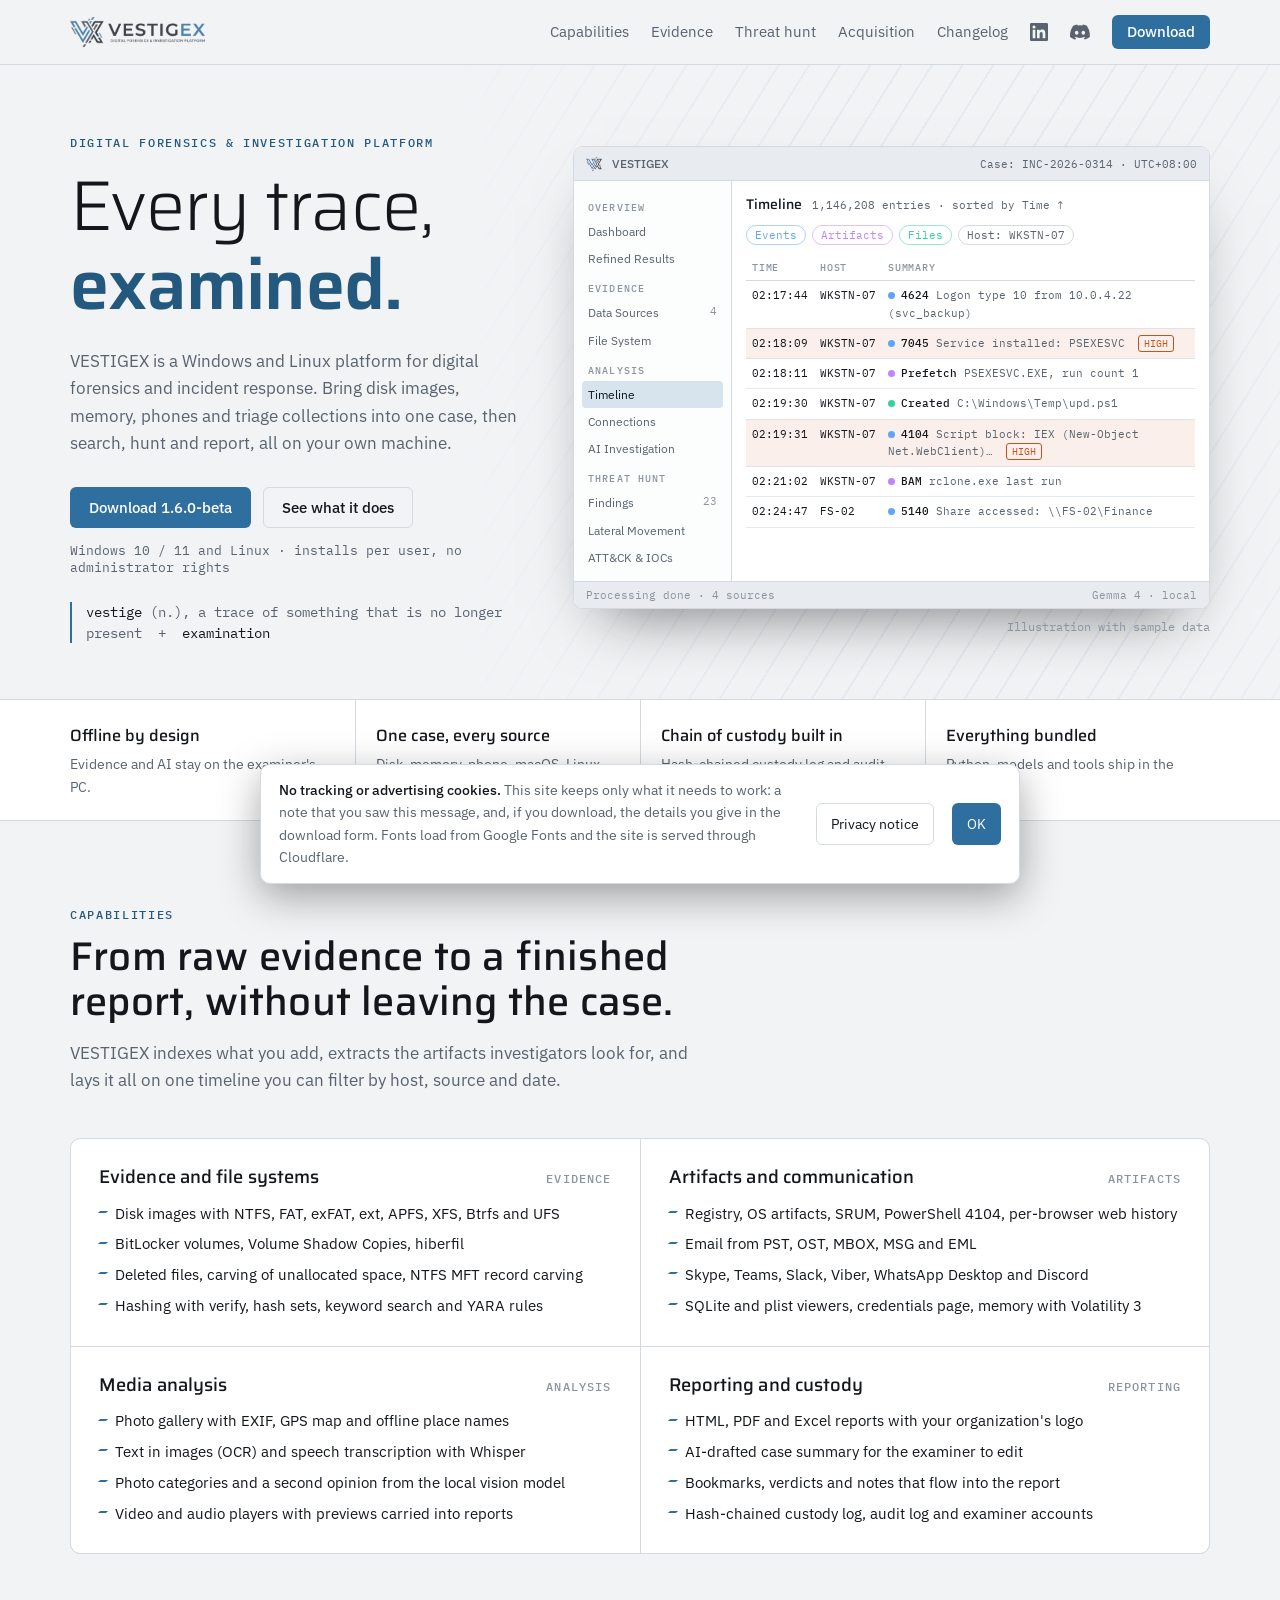
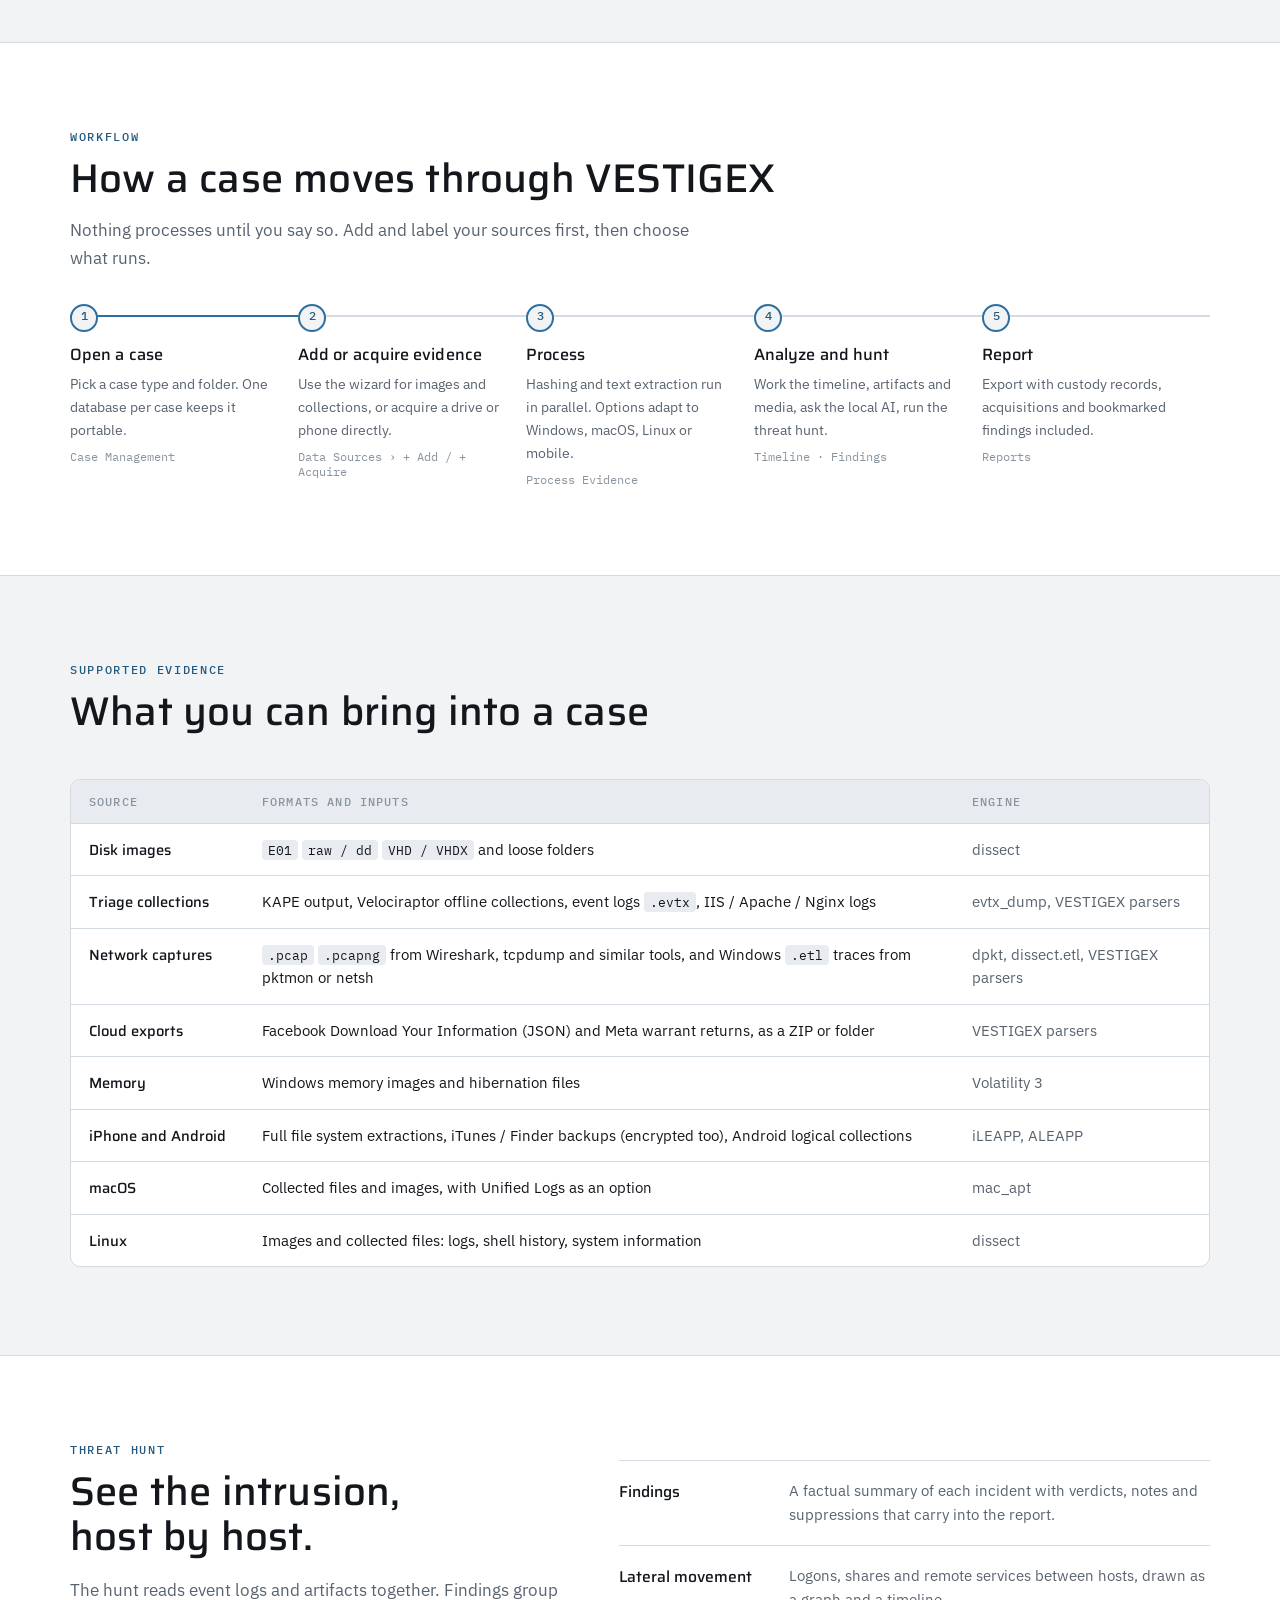
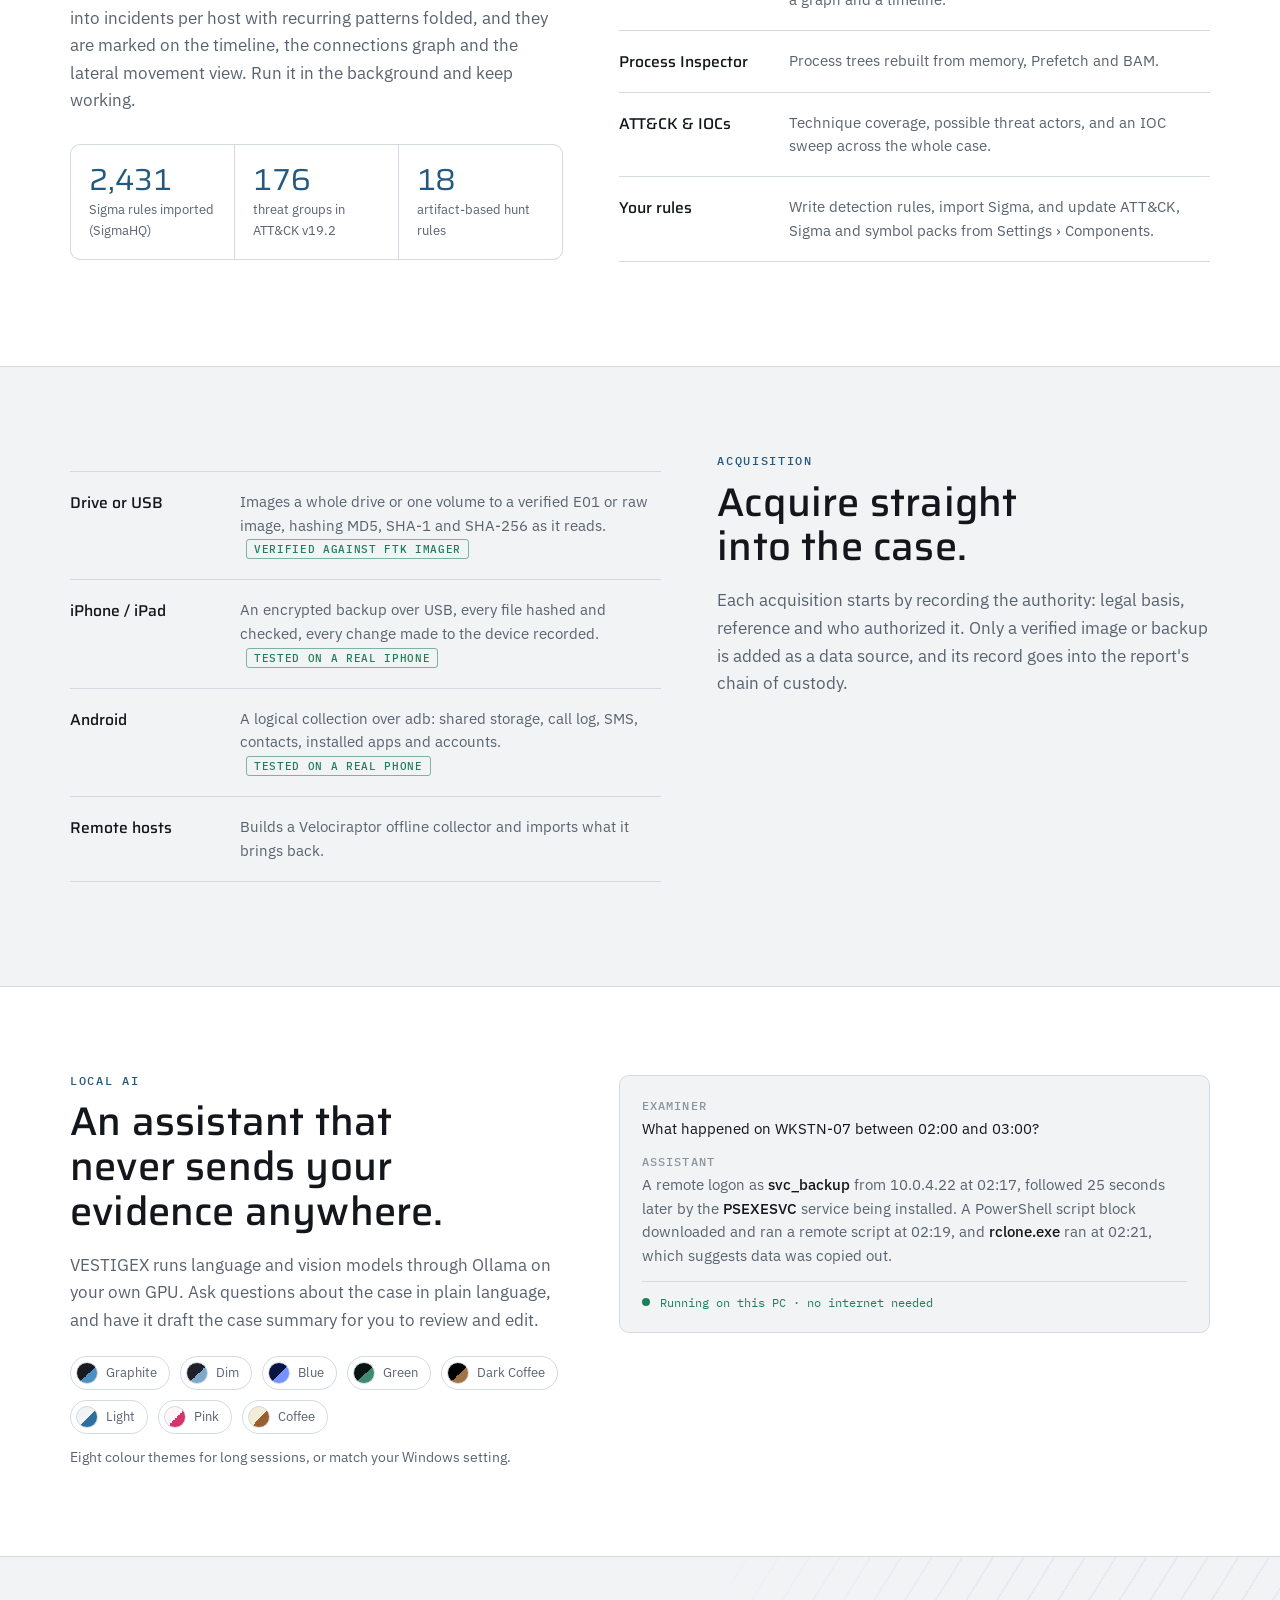
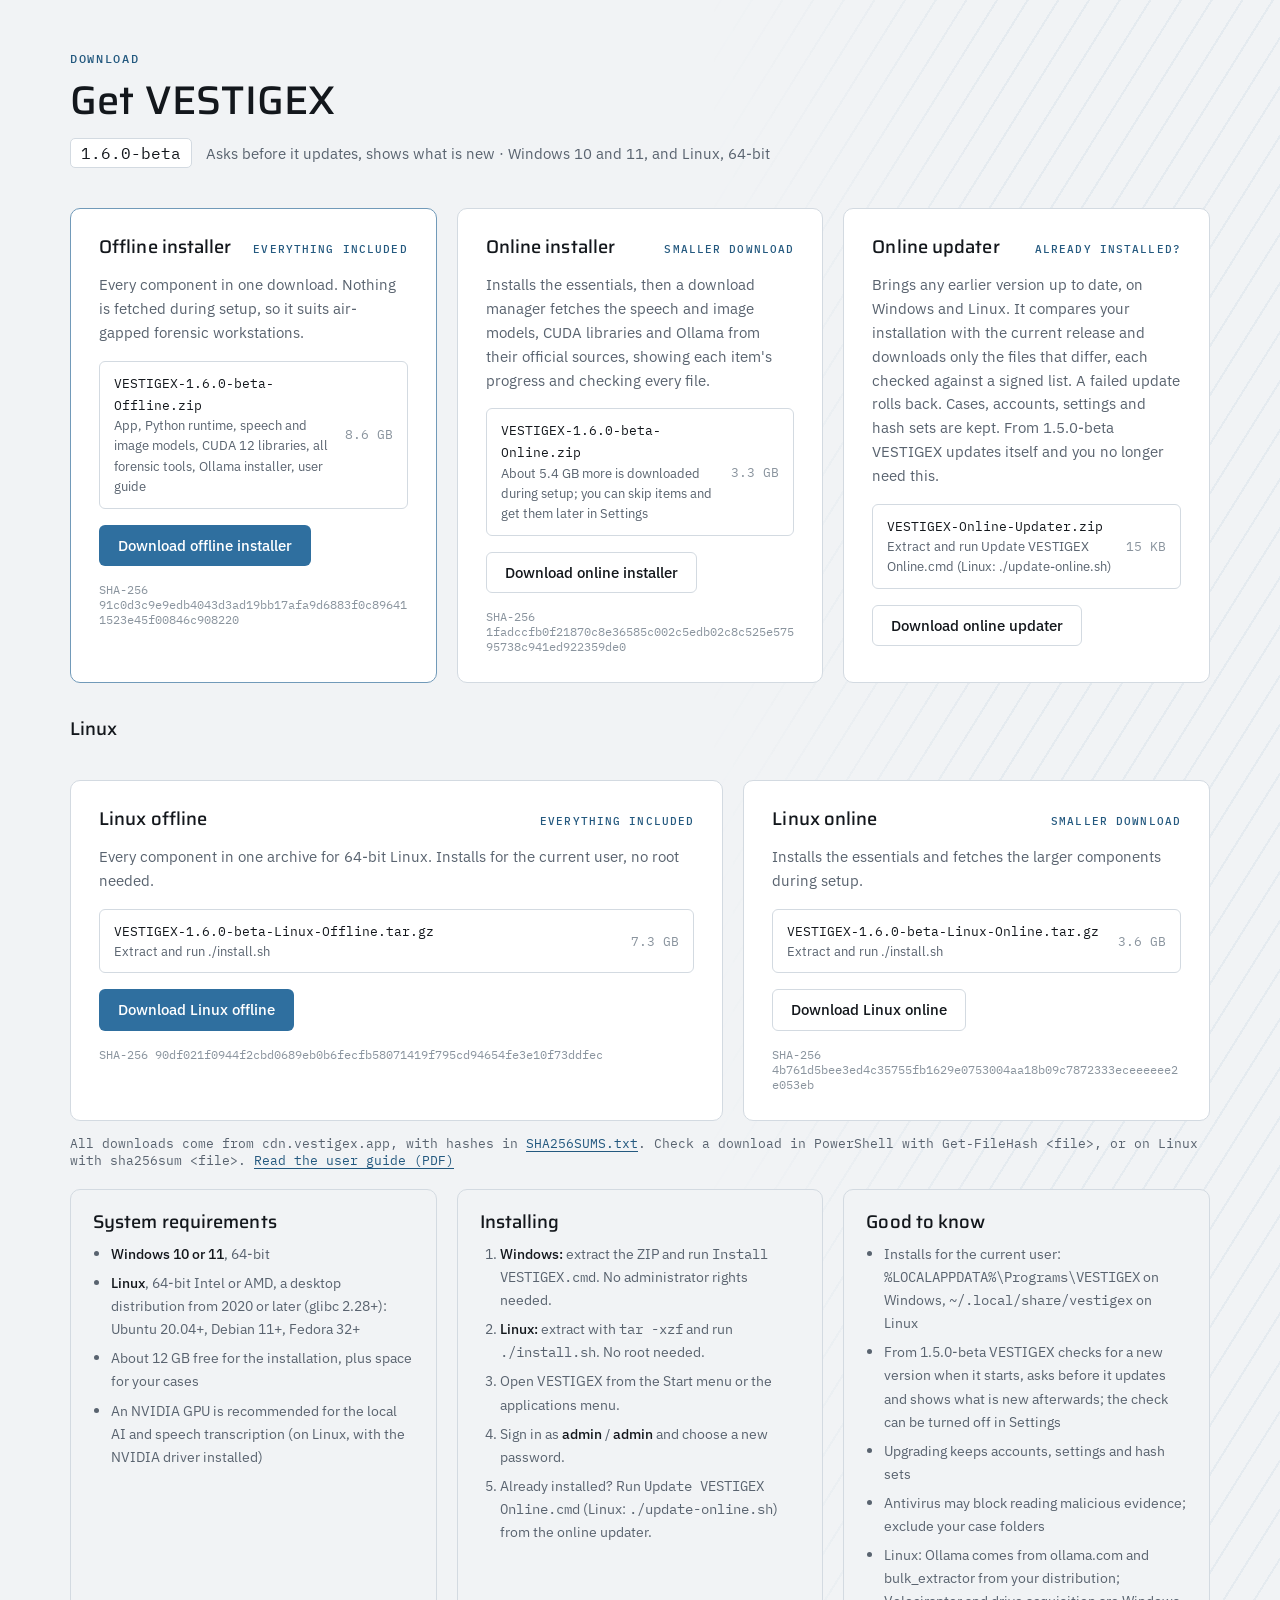
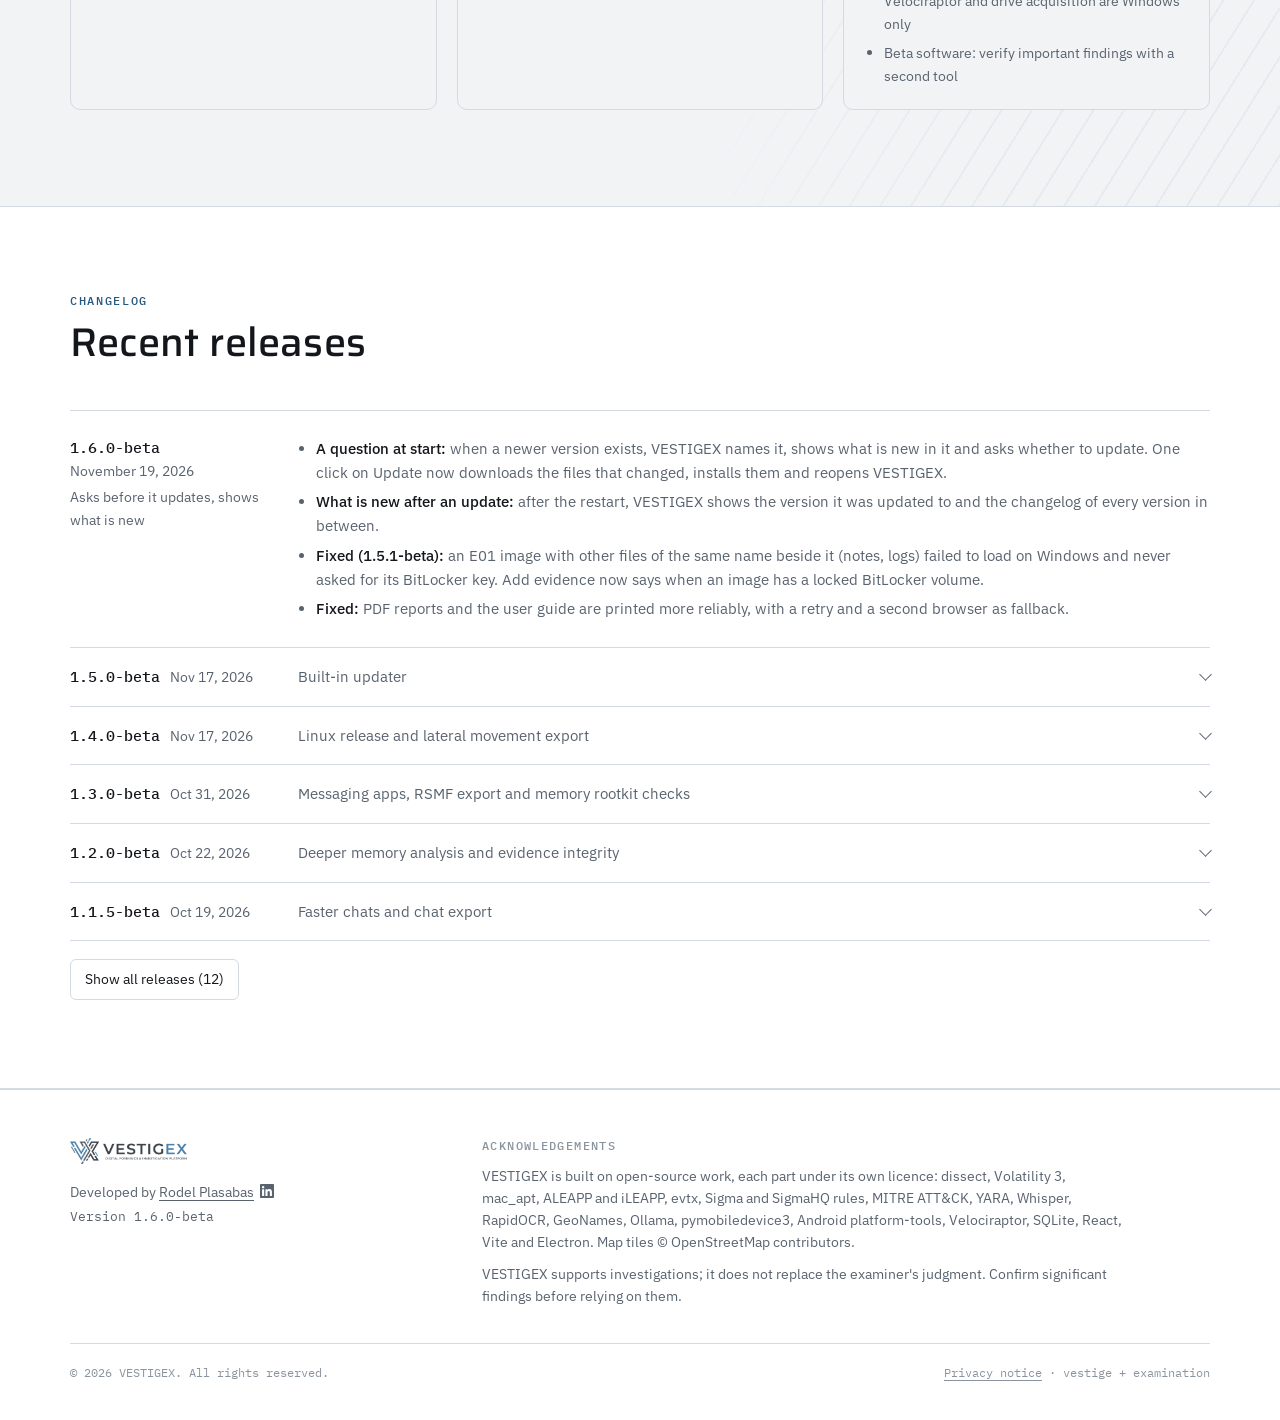
<file: index.html>
<!doctype html>
<html lang="en">
<head>
<meta charset="utf-8">
<meta name="viewport" content="width=device-width, initial-scale=1, viewport-fit=cover">
<title>VESTIGEX – Digital Forensics and Investigation Platform for Windows and Linux</title>
<meta name="description" content="VESTIGEX is a Windows and Linux workstation for digital forensics and incident response (DFIR). Analyze disk images, memory, phones and KAPE triage in one case, hunt threats with Sigma and MITRE ATT&amp;CK, and use a local AI that keeps evidence offline.">
<meta name="keywords" content="digital forensics, DFIR, incident response, forensic software, Windows forensics, memory forensics, mobile forensics, E01, KAPE, Sigma, MITRE ATT&amp;CK, threat hunting">
<meta name="author" content="Rodel Plasabas">
<meta name="robots" content="index, follow">
<link rel="canonical" href="https://vestigex.app/">
<meta name="theme-color" content="#111317">
<meta property="og:type" content="website">
<meta property="og:site_name" content="VESTIGEX">
<meta property="og:url" content="https://vestigex.app/">
<meta property="og:title" content="VESTIGEX – Digital Forensics &amp; Incident Response Platform">
<meta property="og:description" content="VESTIGEX is a Windows and Linux workstation for digital forensics and incident response (DFIR). Analyze disk images, memory, phones and KAPE triage in one case, hunt threats with Sigma and MITRE ATT&amp;CK, and use a local AI that keeps evidence offline.">
<meta property="og:image" content="https://vestigex.app/assets/og-image.png">
<meta property="og:image:width" content="1200">
<meta property="og:image:height" content="630">
<meta property="og:image:alt" content="VESTIGEX logo with the line Every trace, examined.">
<meta name="twitter:card" content="summary_large_image">
<meta name="twitter:title" content="VESTIGEX – Digital Forensics &amp; Incident Response Platform">
<meta name="twitter:description" content="VESTIGEX is a Windows and Linux workstation for digital forensics and incident response (DFIR). Analyze disk images, memory, phones and KAPE triage in one case, hunt threats with Sigma and MITRE ATT&amp;CK, and use a local AI that keeps evidence offline.">
<meta name="twitter:image" content="https://vestigex.app/assets/og-image.png">
<link rel="icon" type="image/png" href="assets/vestigex-mark-dark.png">
<link rel="apple-touch-icon" href="assets/vestigex-mark-dark.png">
<script type="application/ld+json">
{
  "@context": "https://schema.org",
  "@type": "SoftwareApplication",
  "name": "VESTIGEX",
  "description": "VESTIGEX is a Windows and Linux workstation for digital forensics and incident response (DFIR). Analyze disk images, memory, phones and KAPE triage in one case, hunt threats with Sigma and MITRE ATT&CK, and use a local AI that keeps evidence offline.",
  "applicationCategory": "SecurityApplication",
  "applicationSubCategory": "Digital forensics and incident response",
  "operatingSystem": "Windows 10, Windows 11, Linux",
  "softwareVersion": "1.6.0-beta",
  "url": "https://vestigex.app/",
  "image": "https://vestigex.app/assets/og-image.png",
  "downloadUrl": "https://vestigex.app/#download",
  "author": {
    "@type": "Person",
    "name": "Rodel Plasabas",
    "sameAs": "https://www.linkedin.com/in/rodelplasabas"
  },
  "featureList": [
    "Disk image analysis (E01, raw, VHD/VHDX)",
    "Memory forensics with Volatility 3",
    "iPhone and Android analysis",
    "Super-timeline",
    "Threat hunting with Sigma and MITRE ATT&CK",
    "Drive, iPhone and Android acquisition",
    "Local AI assistant",
    "Chain of custody and reports"
  ]
}
</script>
<link rel="preconnect" href="https://fonts.googleapis.com">
<link rel="preconnect" href="https://fonts.gstatic.com" crossorigin>
<link rel="stylesheet" href="https://fonts.googleapis.com/css2?family=Saira:wght@300;400;500;600&family=IBM+Plex+Sans:wght@400;500;600&family=IBM+Plex+Mono:wght@400;500&display=swap">
<link rel="stylesheet" href="assets/site-forms.css">
<style>
/* Layout: one long dark-first page. Hero pairs the claim with a working replica of the app window;
   below it, sections alternate between plain reading columns and dense evidence grids, ending at the download hub. */
:root {
  --bg: #111317;          /* graphite ground, a shade under the app's #171A1F */
  --surface: #171A1F;     /* the app's own Graphite surface */
  --raised: #1E232A;
  --line: #2A3039;
  --fg: #E4E7EB;          /* the logo's pale lettering */
  --muted: #8E98A5;
  --accent: #4A90C2;      /* the logo's steel blue, also the app's Graphite accent */
  --accent-hi: #6FAAD6;
  --accent-ink: #0B1A26;
  --steel: #5C6670;       /* the logo's dark grey strokes */
  --sev-high: #E07A4F;
  --sev-med: #D9B44A;
  --ok: #4FB38A;
  --stripe: rgba(74,144,194,.07);
  --display: "Saira", "Segoe UI", system-ui, sans-serif;
  --body: "IBM Plex Sans", "Segoe UI", system-ui, sans-serif;
  --mono: "IBM Plex Mono", ui-monospace, "Cascadia Mono", Consolas, monospace;
  --wrap: 1180px;
  color-scheme: dark;
}
@media (prefers-color-scheme: light) {
  :root:not([data-theme="dark"]) {
    --bg: #F1F3F5; --surface: #FFFFFF; --raised: #E8ECF0; --line: #D3DAE1;
    --fg: #13171C; --muted: #59636F; --accent: #2F6F9F; --accent-hi: #24597F; --accent-ink: #FFFFFF;
    --steel: #8A949E; --sev-high: #C2541F; --sev-med: #9A7609; --ok: #1F7F58; --stripe: rgba(47,111,159,.06);
    color-scheme: light;
  }
}
:root[data-theme="light"] {
  --bg: #F1F3F5; --surface: #FFFFFF; --raised: #E8ECF0; --line: #D3DAE1;
  --fg: #13171C; --muted: #59636F; --accent: #2F6F9F; --accent-hi: #24597F; --accent-ink: #FFFFFF;
  --steel: #8A949E; --sev-high: #C2541F; --sev-med: #9A7609; --ok: #1F7F58; --stripe: rgba(47,111,159,.06);
  color-scheme: light;
}

* { box-sizing: border-box; }
html { scroll-behavior: smooth; }
@media (prefers-reduced-motion: reduce) { html { scroll-behavior: auto; } *, *::before, *::after { animation: none !important; transition: none !important; } }
body { margin: 0; background: var(--bg); color: var(--fg); font: 400 16px/1.6 var(--body); -webkit-font-smoothing: antialiased; }
img { max-width: 100%; display: block; }
a { color: var(--accent-hi); text-decoration-thickness: 1px; text-underline-offset: 3px; }
a:focus-visible, button:focus-visible { outline: 2px solid var(--accent); outline-offset: 3px; border-radius: 4px; }
h1, h2, h3 { font-family: var(--display); font-weight: 500; line-height: 1.12; margin: 0; text-wrap: balance; letter-spacing: .005em; }
h2 { font-size: clamp(1.75rem, 3.2vw, 2.5rem); }
h3 { font-size: 1.15rem; font-weight: 500; }
p { margin: 0; }
.wrap { max-width: var(--wrap); margin: 0 auto; padding-inline: 20px; }
.eyebrow { font: 500 .74rem/1 var(--mono); letter-spacing: .14em; text-transform: uppercase; color: var(--accent-hi); }
.lede { color: var(--muted); font-size: 1.08rem; max-width: 62ch; }
.mono { font-family: var(--mono); }

/* logo swap follows the theme, like the app's BrandLogo */
.on-light { display: none; }
@media (prefers-color-scheme: light) { :root:not([data-theme="dark"]) .on-light { display: block; } :root:not([data-theme="dark"]) .on-dark { display: none; } }
:root[data-theme="light"] .on-light { display: block; }
:root[data-theme="light"] .on-dark { display: none; }

/* header */
.top { position: sticky; top: env(safe-area-inset-top, 0px); z-index: 20; background: color-mix(in srgb, var(--bg) 88%, transparent); backdrop-filter: blur(10px); border-bottom: 1px solid var(--line); }
.top .wrap { display: flex; align-items: center; gap: 24px; height: 64px; }
.brand img { height: 30px; width: auto; }
.nav { display: flex; gap: 22px; margin-left: auto; align-items: center; }
.nav a { color: var(--muted); text-decoration: none; font-size: .92rem; }
.nav a:hover { color: var(--fg); }
.nav a.social { display: inline-flex; align-items: center; gap: 8px; }
.nav a.social .lbl { display: none; }
@media (max-width: 860px) { .nav a.social .lbl { display: inline; } }
.by a { color: inherit; display: inline-flex; align-items: center; gap: 6px; }
.by a:hover { color: var(--fg); }
.nav a.btn-primary, .nav a.btn-primary:hover { color: var(--accent-ink); }
.btn { display: inline-flex; align-items: center; gap: 10px; font: 500 .95rem/1 var(--body); padding: 12px 18px; border-radius: 6px; text-decoration: none; border: 1px solid transparent; cursor: pointer; }
.btn-primary { background: var(--accent); color: var(--accent-ink); }
.btn-primary:hover { background: var(--accent-hi); }
.btn-ghost { border-color: var(--line); color: var(--fg); background: transparent; }
.btn-ghost:hover { border-color: var(--steel); }
.btn-sm { padding: 9px 14px; font-size: .88rem; }
.menu-btn { display: none; margin-left: auto; background: none; border: 1px solid var(--line); color: var(--fg); border-radius: 6px; padding: 8px 10px; font: 500 .85rem var(--body); }
@media (max-width: 860px) {
  .menu-btn { display: inline-flex; }
  .nav { display: none; position: absolute; left: 0; right: 0; top: 64px; flex-direction: column; align-items: stretch; gap: 0; background: var(--surface); border-bottom: 1px solid var(--line); padding: 8px 20px 16px; }
  .nav.open { display: flex; }
  .nav a { padding: 10px 0; border-bottom: 1px solid var(--line); }
  .nav .btn { margin-top: 12px; justify-content: center; }
}

/* hero */
.hero { position: relative; overflow: hidden; padding-block: 72px 56px; }
.hero::before { /* broken diagonal strokes from the logo, as a faint field */
  content: ""; position: absolute; inset: -20% -10% auto 35%; height: 140%;
  background: repeating-linear-gradient(-58deg, var(--stripe) 0 2px, transparent 2px 26px);
  mask-image: linear-gradient(90deg, transparent, #000 40%, #000 70%, transparent);
  pointer-events: none;
}
.hero-grid { position: relative; display: grid; grid-template-columns: minmax(0, 5fr) minmax(0, 7fr); gap: 48px; align-items: center; }
.hero h1 { font-size: clamp(2.6rem, 5.6vw, 4.4rem); font-weight: 300; letter-spacing: -.01em; margin-block: 18px 22px; }
.hero h1 b { font-weight: 600; color: var(--accent-hi); }
.etym { margin-top: 26px; font: 400 .85rem/1.5 var(--mono); color: var(--muted); border-left: 2px solid var(--accent); padding-left: 14px; }
.etym i { color: var(--fg); font-style: normal; }
.cta-row { display: flex; flex-wrap: wrap; gap: 12px; margin-top: 30px; }
.cta-note { margin-top: 14px; font: 400 .8rem var(--mono); color: var(--muted); }
@media (max-width: 960px) { .hero-grid { grid-template-columns: minmax(0, 1fr); } .hero { padding-block: 48px 40px; } }

/* app replica */
.app { border: 1px solid var(--line); border-radius: 10px; background: var(--surface); box-shadow: 0 30px 60px -30px rgba(0,0,0,.55); overflow: hidden; font-size: 12px; min-width: 0; }
.app-bar { display: flex; align-items: center; gap: 10px; height: 34px; padding: 0 12px; background: var(--raised); border-bottom: 1px solid var(--line); }
.app-bar img { height: 16px; width: 16px; }
.app-bar .t { font: 500 11.5px var(--body); color: var(--muted); }
.app-bar .case { margin-left: auto; font: 400 11px var(--mono); color: var(--muted); white-space: nowrap; }
.app-body { display: grid; grid-template-columns: 158px minmax(0, 1fr); min-height: 360px; }
.side { border-right: 1px solid var(--line); padding: 10px 8px; background: color-mix(in srgb, var(--surface) 80%, var(--bg)); }
.side .sec { font: 500 9.5px var(--mono); letter-spacing: .12em; text-transform: uppercase; color: var(--steel); margin: 10px 6px 4px; }
.side .it { display: flex; justify-content: space-between; padding: 4px 6px; border-radius: 4px; color: var(--muted); }
.side .it.on { background: color-mix(in srgb, var(--accent) 18%, transparent); color: var(--fg); }
.side .n { font-family: var(--mono); font-size: 10.5px; color: var(--steel); }
.main { padding: 12px 14px; min-width: 0; }
.main-h { display: flex; align-items: baseline; gap: 10px; flex-wrap: wrap; }
.main-h h4 { margin: 0; font: 500 14px var(--display); }
.main-h span { font: 400 10.5px var(--mono); color: var(--muted); }
.chips { display: flex; gap: 6px; margin: 10px 0; flex-wrap: wrap; }
.chip { font: 400 10.5px var(--mono); border: 1px solid var(--line); border-radius: 99px; padding: 2px 8px; color: var(--muted); }
.chip.ev { border-color: color-mix(in srgb, #60a5fa 50%, transparent); color: #60a5fa; }
.chip.ar { border-color: color-mix(in srgb, #c084fc 50%, transparent); color: #c084fc; }
.chip.fi { border-color: color-mix(in srgb, #34d399 50%, transparent); color: #34d399; }
.tl-scroll { overflow-x: auto; }
.tl { width: 100%; border-collapse: collapse; font-family: var(--mono); font-size: 10.8px; min-width: 470px; }
.tl th { text-align: left; font-weight: 500; color: var(--steel); padding: 5px 6px; border-bottom: 1px solid var(--line); text-transform: uppercase; letter-spacing: .08em; font-size: 9.5px; }
.tl td { padding: 6px; border-bottom: 1px solid color-mix(in srgb, var(--line) 60%, transparent); color: var(--fg); white-space: nowrap; vertical-align: top; }
.tl td.s { white-space: normal; color: var(--muted); }
.tl td.s b { color: var(--fg); font-weight: 500; }
.tl tr.hit td { background: color-mix(in srgb, var(--sev-high) 9%, transparent); }
.dot { display: inline-block; width: 7px; height: 7px; border-radius: 50%; margin-right: 6px; }
.dot.ev { background: #60a5fa; } .dot.ar { background: #c084fc; } .dot.fi { background: #34d399; }
.sev { font-size: 9.5px; padding: 1px 5px; border-radius: 3px; border: 1px solid var(--sev-high); color: var(--sev-high); margin-left: 6px; }
.app-foot { display: flex; justify-content: space-between; gap: 10px; padding: 6px 12px; border-top: 1px solid var(--line); font: 400 10.5px var(--mono); color: var(--steel); background: var(--raised); flex-wrap: wrap; }
.sample { margin-top: 10px; font: 400 .74rem var(--mono); color: var(--steel); text-align: right; }
@media (max-width: 560px) { .app-body { grid-template-columns: minmax(0, 1fr); } .side { display: none; } }

/* fact strip */
.facts { border-block: 1px solid var(--line); background: var(--surface); }
.facts .wrap { display: grid; grid-template-columns: repeat(4, minmax(0, 1fr)); }
.fact { padding: 22px 20px 22px 0; display: grid; gap: 4px; }
.fact + .fact { padding-left: 20px; border-left: 1px solid var(--line); }
.fact strong { font: 500 1.02rem var(--display); }
.fact span { color: var(--muted); font-size: .9rem; }
@media (max-width: 820px) { .facts .wrap { grid-template-columns: repeat(2, minmax(0, 1fr)); } .fact:nth-child(3) { padding-left: 0; border-left: 0; } .fact:nth-child(n+3) { border-top: 1px solid var(--line); } }
@media (max-width: 460px) { .facts .wrap { grid-template-columns: minmax(0, 1fr); } .fact, .fact + .fact { padding-left: 0; border-left: 0; } .fact + .fact { border-top: 1px solid var(--line); } }

/* sections */
section.blk { padding-block: 88px; }
.blk-head { display: grid; gap: 14px; margin-bottom: 44px; max-width: 760px; }

/* capabilities: four areas */
.areas { display: grid; grid-template-columns: repeat(2, minmax(0, 1fr)); gap: 1px; background: var(--line); border: 1px solid var(--line); border-radius: 10px; overflow: hidden; }
.area { background: var(--surface); padding: 28px; display: grid; gap: 14px; align-content: start; min-width: 0; }
.area-h { display: flex; align-items: baseline; justify-content: space-between; gap: 12px; }
.area-h .k { font: 500 .72rem var(--mono); color: var(--steel); letter-spacing: .1em; text-transform: uppercase; }
.area p { color: var(--muted); }
.area ul { margin: 0; padding: 0; list-style: none; display: grid; gap: 7px; font-size: .93rem; }
.area li { padding-left: 16px; position: relative; }
.area li::before { content: ""; position: absolute; left: 0; top: .62em; width: 8px; height: 2px; background: var(--accent); transform: skewX(-50deg); }
@media (max-width: 760px) { .areas { grid-template-columns: minmax(0, 1fr); } }

/* workflow: a real sequence */
.flow { display: grid; grid-template-columns: repeat(5, minmax(0, 1fr)); gap: 0; counter-reset: step; }
.step { position: relative; padding: 22px 18px 0 0; border-top: 2px solid var(--line); display: grid; gap: 8px; align-content: start; }
.step::before { counter-increment: step; content: counter(step); position: absolute; top: -13px; left: 0; width: 24px; height: 24px; border-radius: 50%; background: var(--bg); border: 2px solid var(--accent); font: 500 .74rem/20px var(--mono); text-align: center; color: var(--accent-hi); }
.step:first-child { border-top-color: var(--accent); }
.step h3 { font-size: 1.02rem; margin-top: 6px; }
.step p { color: var(--muted); font-size: .9rem; }
.step .ui { font: 400 .76rem var(--mono); color: var(--steel); }
@media (max-width: 900px) { .flow { grid-template-columns: minmax(0, 1fr); gap: 26px; } .step { border-top: 0; border-left: 2px solid var(--line); padding: 0 0 0 26px; } .step:first-child { border-left-color: var(--accent); } .step::before { left: -13px; top: 0; } .step h3 { margin-top: 0; } }

/* evidence table */
.ev-scroll { overflow-x: auto; border: 1px solid var(--line); border-radius: 10px; background: var(--surface); }
.evt { width: 100%; border-collapse: collapse; min-width: 640px; }
.evt th, .evt td { text-align: left; padding: 14px 18px; border-bottom: 1px solid var(--line); vertical-align: top; }
.evt tr:last-child td { border-bottom: 0; }
.evt th { font: 500 .72rem var(--mono); letter-spacing: .1em; text-transform: uppercase; color: var(--steel); background: var(--raised); }
.evt td:first-child { font-family: var(--display); font-weight: 500; white-space: nowrap; }
.evt td { font-size: .92rem; }
.evt td.m { color: var(--muted); }
.evt code { font: 400 .84rem var(--mono); color: var(--fg); background: var(--raised); padding: 1px 6px; border-radius: 4px; white-space: nowrap; }

/* split sections (hunt, acquire, AI) */
.split { display: grid; grid-template-columns: minmax(0, 5fr) minmax(0, 6fr); gap: 56px; align-items: start; }
.split.rev { grid-template-columns: minmax(0, 6fr) minmax(0, 5fr); }
@media (max-width: 900px) { .split, .split.rev { grid-template-columns: minmax(0, 1fr); gap: 32px; } }
.stats { display: grid; grid-template-columns: repeat(3, minmax(0, 1fr)); gap: 1px; background: var(--line); border: 1px solid var(--line); border-radius: 10px; overflow: hidden; margin-top: 30px; }
.stat { background: var(--surface); padding: 18px; display: grid; gap: 2px; }
.stat b { font: 400 1.9rem/1.1 var(--display); color: var(--accent-hi); font-variant-numeric: tabular-nums; }
.stat span { font-size: .82rem; color: var(--muted); }
@media (max-width: 460px) { .stats { grid-template-columns: minmax(0, 1fr); } }
.list-rows { display: grid; border-top: 1px solid var(--line); }
.row { display: grid; grid-template-columns: 150px minmax(0, 1fr); gap: 20px; padding: 18px 0; border-bottom: 1px solid var(--line); }
.row dt { font: 500 .98rem var(--display); }
.row dd { margin: 0; color: var(--muted); font-size: .93rem; }
.row dd .tag { display: inline-block; font: 500 .7rem var(--mono); letter-spacing: .06em; text-transform: uppercase; padding: 2px 7px; border-radius: 3px; margin-left: 6px; color: var(--ok); border: 1px solid color-mix(in srgb, var(--ok) 55%, transparent); vertical-align: 1px; }
@media (max-width: 520px) { .row { grid-template-columns: minmax(0, 1fr); gap: 6px; } }
.alt { background: var(--surface); border-block: 1px solid var(--line); }

.ai-card { border: 1px solid var(--line); border-radius: 10px; background: var(--bg); padding: 22px; font-size: .92rem; display: grid; gap: 14px; }
.alt .ai-card { background: var(--bg); }
.msg { display: grid; gap: 4px; }
.msg .who { font: 500 .72rem var(--mono); text-transform: uppercase; letter-spacing: .1em; color: var(--steel); }
.msg.q p { color: var(--fg); }
.msg.a p { color: var(--muted); }
.msg.a p b { color: var(--fg); font-weight: 500; }
.cite { font: 400 .78rem var(--mono); color: var(--accent-hi); }
.offline { display: flex; gap: 10px; align-items: center; font: 400 .78rem var(--mono); color: var(--ok); border-top: 1px solid var(--line); padding-top: 12px; }
.offline::before { content: ""; width: 8px; height: 8px; border-radius: 50%; background: var(--ok); }

/* themes */
.themes { display: flex; flex-wrap: wrap; gap: 10px; margin-top: 22px; }
.sw { display: flex; align-items: center; gap: 8px; font-size: .84rem; color: var(--muted); border: 1px solid var(--line); border-radius: 99px; padding: 5px 12px 5px 5px; }
.sw i { width: 22px; height: 22px; border-radius: 50%; border: 1px solid var(--line); background: linear-gradient(135deg, var(--a) 0 55%, var(--b) 55%); }

/* download hub */
.dl { padding-block: 96px; position: relative; overflow: hidden; }
.dl::before { content: ""; position: absolute; inset: 0 0 0 55%; background: repeating-linear-gradient(-58deg, var(--stripe) 0 2px, transparent 2px 26px); mask-image: linear-gradient(90deg, transparent, #000 50%); pointer-events: none; }
.dl .wrap { position: relative; }
.ver { display: flex; flex-wrap: wrap; align-items: baseline; gap: 14px; margin-top: 14px; }
.ver .v { font: 400 1rem var(--mono); color: var(--fg); border: 1px solid var(--line); border-radius: 5px; padding: 4px 10px; background: var(--surface); }
.ver span { color: var(--muted); font-size: .92rem; }
.pkgs { display: grid; grid-template-columns: minmax(0, 7fr) minmax(0, 5fr); gap: 20px; margin-top: 40px; }
@media (max-width: 900px) { .pkgs { grid-template-columns: minmax(0, 1fr); } }
.pkg { border: 1px solid var(--line); border-radius: 10px; background: var(--surface); padding: 28px; display: grid; gap: 16px; align-content: start; min-width: 0; }
.pkgs-3 { grid-template-columns: repeat(3, minmax(0, 1fr)); }
@media (max-width: 1000px) { .pkgs-3 { grid-template-columns: minmax(0, 1fr); } }
.sha { font: 400 .72rem var(--mono); color: var(--steel); overflow-wrap: anywhere; }
.pkg.main-pkg { border-color: color-mix(in srgb, var(--accent) 60%, var(--line)); }
.pkg-h { display: flex; justify-content: space-between; align-items: baseline; gap: 12px; flex-wrap: wrap; }
.badge { font: 500 .7rem var(--mono); letter-spacing: .1em; text-transform: uppercase; color: var(--accent-hi); }
.pkg p { color: var(--muted); font-size: .93rem; }
.files { display: grid; gap: 0; border: 1px solid var(--line); border-radius: 6px; overflow: hidden; }
.file { display: grid; grid-template-columns: minmax(0, 1fr) auto; gap: 12px; padding: 10px 14px; border-bottom: 1px solid var(--line); font-size: .86rem; align-items: center; }
.file:last-child { border-bottom: 0; }
.file code { font: 400 .84rem var(--mono); color: var(--fg); overflow-wrap: anywhere; }
.file small { color: var(--muted); font-size: .8rem; display: block; }
.file .sz { font: 400 .8rem var(--mono); color: var(--steel); white-space: nowrap; }
.pkg .btn { justify-self: start; }
.pending { font: 400 .78rem var(--mono); color: var(--sev-med); }
.req-grid { display: grid; grid-template-columns: repeat(3, minmax(0, 1fr)); gap: 20px; margin-top: 20px; }
@media (max-width: 900px) { .req-grid { grid-template-columns: minmax(0, 1fr); } }
.req { border: 1px solid var(--line); border-radius: 10px; padding: 22px; display: grid; gap: 10px; align-content: start; background: var(--bg); }
.req ul { margin: 0; padding-left: 18px; color: var(--muted); font-size: .9rem; display: grid; gap: 6px; }
.req ol { margin: 0; padding-left: 20px; color: var(--muted); font-size: .9rem; display: grid; gap: 6px; }
.req b { color: var(--fg); font-weight: 500; }

/* changelog */
.log { display: grid; gap: 0; border-top: 1px solid var(--line); }
.rel { display: grid; grid-template-columns: 200px minmax(0, 1fr); gap: 28px; padding: 26px 0; border-bottom: 1px solid var(--line); }
.rel .rv { font: 500 .95rem var(--mono); color: var(--fg); }
.rel .rn { color: var(--muted); font-size: .88rem; margin-top: 4px; }
.rel ul { margin: 0; padding-left: 18px; display: grid; gap: 6px; color: var(--muted); font-size: .93rem; }
.rel li b { color: var(--fg); font-weight: 500; }
@media (max-width: 640px) { .rel { grid-template-columns: minmax(0, 1fr); gap: 10px; } }
.rel-fold { border-bottom: 1px solid var(--line); }
.rel-fold summary { display: grid; grid-template-columns: 200px minmax(0, 1fr) auto; gap: 28px; align-items: baseline; padding: 16px 0; cursor: pointer; list-style: none; }
.rel-fold summary::-webkit-details-marker { display: none; }
.rel-fold summary::after { content: ""; width: 8px; height: 8px; border-right: 1.5px solid var(--muted); border-bottom: 1.5px solid var(--muted); transform: translateY(-3px) rotate(45deg); transition: transform .15s; }
.rel-fold[open] summary::after { transform: translateY(1px) rotate(-135deg); }
.rel-fold summary:hover .rn, .rel-fold[open] summary .rn { color: var(--fg); }
.rel-fold summary:focus-visible { outline: 2px solid var(--accent); outline-offset: 2px; }
.rel-fold .rv { font: 500 .95rem var(--mono); color: var(--fg); }
.rel-fold .meta { white-space: nowrap; }
.rel-fold .release-date { display: inline; margin: 0 0 0 10px; }
.rel-fold .rn { color: var(--muted); font-size: .93rem; }
.rel-fold ul { margin: 0 0 22px 228px; padding-left: 18px; display: grid; gap: 6px; color: var(--muted); font-size: .93rem; }
.rel-fold li b { color: var(--fg); font-weight: 500; }
.log-more { justify-self: start; margin-top: 18px; padding: 8px 14px; background: none; border: 1px solid var(--line); border-radius: 6px; color: var(--fg); font: inherit; font-size: .88rem; cursor: pointer; }
.log-more:hover { border-color: var(--accent); }
@media (max-width: 640px) {
  .rel-fold summary { grid-template-columns: minmax(0, 1fr) auto; gap: 4px 12px; }
  .rel-fold .rn { grid-column: 1; grid-row: 2; }
  .rel-fold summary::after { grid-row: 1; grid-column: 2; }
  .rel-fold ul { margin-left: 0; }
}

/* footer */
footer { border-top: 1px solid var(--line); padding-block: 48px 40px; background: var(--surface); }
.foot { display: grid; grid-template-columns: minmax(0, 4fr) minmax(0, 8fr); gap: 48px; }
@media (max-width: 820px) { .foot { grid-template-columns: minmax(0, 1fr); gap: 28px; } }
.foot img { height: 26px; width: auto; }
.foot .by { margin-top: 16px; color: var(--muted); font-size: .9rem; display: grid; gap: 4px; }
.ack h3 { font: 500 .72rem var(--mono); letter-spacing: .12em; text-transform: uppercase; color: var(--steel); margin-bottom: 12px; }
.ack p { color: var(--muted); font-size: .86rem; max-width: 80ch; }
.ack p + p { margin-top: 10px; }
.legal { margin-top: 36px; padding-top: 20px; border-top: 1px solid var(--line); display: flex; justify-content: space-between; gap: 16px; flex-wrap: wrap; font: 400 .78rem var(--mono); color: var(--steel); }
.release-date { display: block; margin: 4px 0; color: var(--muted); font-size: .85rem; }
</style>
</head>
<body>

<header class="top">
  <div class="wrap">
    <a class="brand" href="#top" aria-label="VESTIGEX home">
      <img class="on-dark" src="assets/vestigex-logo-dark.png" alt="VESTIGEX Digital Forensics &amp; Investigation Platform" width="135" height="30">
      <img class="on-light" src="assets/vestigex-logo-light.png" alt="VESTIGEX Digital Forensics &amp; Investigation Platform" width="135" height="30">
    </a>
    <button class="menu-btn" id="menu-btn" aria-expanded="false" aria-controls="nav">Menu</button>
    <nav class="nav" id="nav">
      <a href="#capabilities">Capabilities</a>
      <a href="#evidence">Evidence</a>
      <a href="#hunt">Threat hunt</a>
      <a href="#acquire">Acquisition</a>
      <a href="#changelog">Changelog</a>
      <a class="social" href="https://www.linkedin.com/in/rodelplasabas" target="_blank" rel="noopener" aria-label="Rodel Plasabas on LinkedIn" title="Rodel Plasabas on LinkedIn"><svg viewBox="0 0 24 24" width="18" height="18" aria-hidden="true" fill="currentColor"><path d="M20.45 20.45h-3.56v-5.57c0-1.33-.02-3.04-1.85-3.04-1.85 0-2.14 1.45-2.14 2.94v5.67H9.34V9h3.42v1.56h.05c.48-.9 1.64-1.85 3.37-1.85 3.6 0 4.27 2.37 4.27 5.46v6.28zM5.34 7.43a2.06 2.06 0 1 1 0-4.13 2.06 2.06 0 0 1 0 4.13zM7.12 20.45H3.56V9h3.56v11.45zM22.22 0H1.77C.79 0 0 .77 0 1.73v20.54C0 23.23.79 24 1.77 24h20.45c.98 0 1.78-.77 1.78-1.73V1.73C24 .77 23.2 0 22.22 0z"/></svg><span class="lbl">LinkedIn</span></a>
      <a class="social" href="https://discord.gg/9P9mwbh7GY" target="_blank" rel="noopener noreferrer" aria-label="Join VESTIGEX on Discord" title="Join VESTIGEX on Discord"><svg viewBox="0 0 24 24" width="20" height="20" aria-hidden="true" fill="currentColor"><path d="M20.32 4.37a19.8 19.8 0 0 0-4.89-1.52c-.21.38-.45.87-.61 1.25a18.3 18.3 0 0 0-5.49 0c-.17-.38-.41-.87-.62-1.25a19.7 19.7 0 0 0-4.88 1.52C.53 9.05-.32 13.58.1 18.06a19.9 19.9 0 0 0 6.02 3.09c.46-.63.87-1.3 1.23-2a13.1 13.1 0 0 1-1.92-.99l.45-.35c3.93 1.79 8.18 1.79 12.06 0l.45.35a13.1 13.1 0 0 1-1.92.99c.36.7.77 1.36 1.23 1.99a19.8 19.8 0 0 0 6.03-3.08c.5-5.18-.84-9.68-3.55-13.69zM8.02 15.33c-1.18 0-2.16-1.08-2.16-2.42s.96-2.42 2.16-2.42 2.18 1.1 2.16 2.42c0 1.34-.96 2.42-2.16 2.42zm7.98 0c-1.19 0-2.16-1.08-2.16-2.42s.95-2.42 2.16-2.42 2.17 1.1 2.15 2.42c0 1.34-.94 2.42-2.15 2.42z"/></svg><span class="lbl">Discord</span></a>
      <a class="btn btn-primary btn-sm" href="#download">Download</a>
    </nav>
  </div>
</header>

<main id="top">

<section class="hero">
  <div class="wrap hero-grid">
    <div>
      <div class="eyebrow">Digital forensics &amp; investigation platform</div>
      <h1>Every trace, <b>examined.</b></h1>
      <p class="lede">VESTIGEX is a Windows and Linux platform for digital forensics and incident response. Bring disk images, memory, phones and triage collections into one case, then search, hunt and report, all on your own machine.</p>
      <div class="cta-row">
        <a class="btn btn-primary" href="#download">Download 1.6.0-beta</a>
        <a class="btn btn-ghost" href="#capabilities">See what it does</a>
      </div>
      <p class="cta-note">Windows 10 / 11 and Linux · installs per user, no administrator rights</p>
      <p class="etym"><i>vestige</i> (n.), a trace of something that is no longer present &nbsp;+&nbsp; <i>examination</i></p>
    </div>

    <figure style="margin:0; min-width:0">
      <div class="app" role="img" aria-label="The VESTIGEX window showing the Timeline page of a case, with events, artifacts and files on one timeline and a high-severity finding highlighted.">
        <div class="app-bar">
          <img class="on-dark" src="assets/vestigex-mark-dark.png" alt="">
          <img class="on-light" src="assets/vestigex-mark-light.png" alt="">
          <span class="t">VESTIGEX</span>
          <span class="case">Case: INC-2026-0314 · UTC+08:00</span>
        </div>
        <div class="app-body">
          <div class="side" aria-hidden="true">
            <div class="sec">Overview</div>
            <div class="it">Dashboard</div>
            <div class="it">Refined Results</div>
            <div class="sec">Evidence</div>
            <div class="it">Data Sources <span class="n">4</span></div>
            <div class="it">File System</div>
            <div class="sec">Analysis</div>
            <div class="it on">Timeline</div>
            <div class="it">Connections</div>
            <div class="it">AI Investigation</div>
            <div class="sec">Threat Hunt</div>
            <div class="it">Findings <span class="n">23</span></div>
            <div class="it">Lateral Movement</div>
            <div class="it">ATT&amp;CK &amp; IOCs</div>
          </div>
          <div class="main">
            <div class="main-h"><h4>Timeline</h4><span>1,146,208 entries · sorted by Time ↑</span></div>
            <div class="chips"><span class="chip ev">Events</span><span class="chip ar">Artifacts</span><span class="chip fi">Files</span><span class="chip">Host: WKSTN-07</span></div>
            <div class="tl-scroll">
              <table class="tl">
                <thead><tr><th>Time</th><th>Host</th><th>Summary</th></tr></thead>
                <tbody>
                  <tr><td>02:17:44</td><td>WKSTN-07</td><td class="s"><span class="dot ev"></span><b>4624</b> Logon type 10 from 10.0.4.22 (svc_backup)</td></tr>
                  <tr class="hit"><td>02:18:09</td><td>WKSTN-07</td><td class="s"><span class="dot ev"></span><b>7045</b> Service installed: PSEXESVC <span class="sev">HIGH</span></td></tr>
                  <tr><td>02:18:11</td><td>WKSTN-07</td><td class="s"><span class="dot ar"></span><b>Prefetch</b> PSEXESVC.EXE, run count 1</td></tr>
                  <tr><td>02:19:30</td><td>WKSTN-07</td><td class="s"><span class="dot fi"></span><b>Created</b> C:\Windows\Temp\upd.ps1</td></tr>
                  <tr class="hit"><td>02:19:31</td><td>WKSTN-07</td><td class="s"><span class="dot ev"></span><b>4104</b> Script block: IEX (New-Object Net.WebClient)… <span class="sev">HIGH</span></td></tr>
                  <tr><td>02:21:02</td><td>WKSTN-07</td><td class="s"><span class="dot ar"></span><b>BAM</b> rclone.exe last run</td></tr>
                  <tr><td>02:24:47</td><td>FS-02</td><td class="s"><span class="dot ev"></span><b>5140</b> Share accessed: \\FS-02\Finance</td></tr>
                </tbody>
              </table>
            </div>
          </div>
        </div>
        <div class="app-foot"><span>Processing done · 4 sources</span><span>Gemma 4 · local</span></div>
      </div>
      <figcaption class="sample">Illustration with sample data</figcaption>
    </figure>
  </div>
</section>

<div class="facts">
  <div class="wrap">
    <div class="fact"><strong>Offline by design</strong><span>Evidence and AI stay on the examiner's PC.</span></div>
    <div class="fact"><strong>One case, every source</strong><span>Disk, memory, phone, macOS, Linux, logs.</span></div>
    <div class="fact"><strong>Chain of custody built in</strong><span>Hash-chained custody log and audit trail.</span></div>
    <div class="fact"><strong>Everything bundled</strong><span>Python, models and tools ship in the installer.</span></div>
  </div>
</div>

<section class="blk" id="capabilities">
  <div class="wrap">
    <div class="blk-head">
      <div class="eyebrow">Capabilities</div>
      <h2>From raw evidence to a finished report, without leaving the case.</h2>
      <p class="lede">VESTIGEX indexes what you add, extracts the artifacts investigators look for, and lays it all on one timeline you can filter by host, source and date.</p>
    </div>
    <div class="areas">
      <div class="area">
        <div class="area-h"><h3>Evidence and file systems</h3><span class="k">Evidence</span></div>
        <ul>
          <li>Disk images with NTFS, FAT, exFAT, ext, APFS, XFS, Btrfs and UFS</li>
          <li>BitLocker volumes, Volume Shadow Copies, hiberfil</li>
          <li>Deleted files, carving of unallocated space, NTFS MFT record carving</li>
          <li>Hashing with verify, hash sets, keyword search and YARA rules</li>
        </ul>
      </div>
      <div class="area">
        <div class="area-h"><h3>Artifacts and communication</h3><span class="k">Artifacts</span></div>
        <ul>
          <li>Registry, OS artifacts, SRUM, PowerShell 4104, per-browser web history</li>
          <li>Email from PST, OST, MBOX, MSG and EML</li>
          <li>Skype, Teams, Slack, Viber, WhatsApp Desktop and Discord</li>
          <li>SQLite and plist viewers, credentials page, memory with Volatility 3</li>
        </ul>
      </div>
      <div class="area">
        <div class="area-h"><h3>Media analysis</h3><span class="k">Analysis</span></div>
        <ul>
          <li>Photo gallery with EXIF, GPS map and offline place names</li>
          <li>Text in images (OCR) and speech transcription with Whisper</li>
          <li>Photo categories and a second opinion from the local vision model</li>
          <li>Video and audio players with previews carried into reports</li>
        </ul>
      </div>
      <div class="area">
        <div class="area-h"><h3>Reporting and custody</h3><span class="k">Reporting</span></div>
        <ul>
          <li>HTML, PDF and Excel reports with your organization's logo</li>
          <li>AI-drafted case summary for the examiner to edit</li>
          <li>Bookmarks, verdicts and notes that flow into the report</li>
          <li>Hash-chained custody log, audit log and examiner accounts</li>
        </ul>
      </div>
    </div>
  </div>
</section>

<section class="blk alt">
  <div class="wrap">
    <div class="blk-head">
      <div class="eyebrow">Workflow</div>
      <h2>How a case moves through VESTIGEX</h2>
      <p class="lede">Nothing processes until you say so. Add and label your sources first, then choose what runs.</p>
    </div>
    <div class="flow">
      <div class="step"><h3>Open a case</h3><p>Pick a case type and folder. One database per case keeps it portable.</p><span class="ui">Case Management</span></div>
      <div class="step"><h3>Add or acquire evidence</h3><p>Use the wizard for images and collections, or acquire a drive or phone directly.</p><span class="ui">Data Sources › + Add / + Acquire</span></div>
      <div class="step"><h3>Process</h3><p>Hashing and text extraction run in parallel. Options adapt to Windows, macOS, Linux or mobile.</p><span class="ui">Process Evidence</span></div>
      <div class="step"><h3>Analyze and hunt</h3><p>Work the timeline, artifacts and media, ask the local AI, run the threat hunt.</p><span class="ui">Timeline · Findings</span></div>
      <div class="step"><h3>Report</h3><p>Export with custody records, acquisitions and bookmarked findings included.</p><span class="ui">Reports</span></div>
    </div>
  </div>
</section>

<section class="blk" id="evidence">
  <div class="wrap">
    <div class="blk-head">
      <div class="eyebrow">Supported evidence</div>
      <h2>What you can bring into a case</h2>
    </div>
    <div class="ev-scroll">
      <table class="evt">
        <thead><tr><th>Source</th><th>Formats and inputs</th><th>Engine</th></tr></thead>
        <tbody>
          <tr><td>Disk images</td><td><code>E01</code> <code>raw / dd</code> <code>VHD / VHDX</code> and loose folders</td><td class="m">dissect</td></tr>
          <tr><td>Triage collections</td><td>KAPE output, Velociraptor offline collections, event logs <code>.evtx</code>, IIS / Apache / Nginx logs</td><td class="m">evtx_dump, VESTIGEX parsers</td></tr>
          <tr><td>Network captures</td><td><code>.pcap</code> <code>.pcapng</code> from Wireshark, tcpdump and similar tools, and Windows <code>.etl</code> traces from pktmon or netsh</td><td class="m">dpkt, dissect.etl, VESTIGEX parsers</td></tr>
          <tr><td>Cloud exports</td><td>Facebook Download Your Information (JSON) and Meta warrant returns, as a ZIP or folder</td><td class="m">VESTIGEX parsers</td></tr>
          <tr><td>Memory</td><td>Windows memory images and hibernation files</td><td class="m">Volatility 3</td></tr>
          <tr><td>iPhone and Android</td><td>Full file system extractions, iTunes / Finder backups (encrypted too), Android logical collections</td><td class="m">iLEAPP, ALEAPP</td></tr>
          <tr><td>macOS</td><td>Collected files and images, with Unified Logs as an option</td><td class="m">mac_apt</td></tr>
          <tr><td>Linux</td><td>Images and collected files: logs, shell history, system information</td><td class="m">dissect</td></tr>
        </tbody>
      </table>
    </div>
  </div>
</section>

<section class="blk alt" id="hunt">
  <div class="wrap split">
    <div>
      <div class="eyebrow">Threat hunt</div>
      <h2 style="margin-top:14px">See the intrusion, host by host.</h2>
      <p class="lede" style="margin-top:16px">The hunt reads event logs and artifacts together. Findings group into incidents per host with recurring patterns folded, and they are marked on the timeline, the connections graph and the lateral movement view. Run it in the background and keep working.</p>
      <div class="stats">
        <div class="stat"><b>2,431</b><span>Sigma rules imported (SigmaHQ)</span></div>
        <div class="stat"><b>176</b><span>threat groups in ATT&amp;CK v19.2</span></div>
        <div class="stat"><b>18</b><span>artifact-based hunt rules</span></div>
      </div>
    </div>
    <dl class="list-rows">
      <div class="row"><dt>Findings</dt><dd>A factual summary of each incident with verdicts, notes and suppressions that carry into the report.</dd></div>
      <div class="row"><dt>Lateral movement</dt><dd>Logons, shares and remote services between hosts, drawn as a graph and a timeline.</dd></div>
      <div class="row"><dt>Process Inspector</dt><dd>Process trees rebuilt from memory, Prefetch and BAM.</dd></div>
      <div class="row"><dt>ATT&amp;CK &amp; IOCs</dt><dd>Technique coverage, possible threat actors, and an IOC sweep across the whole case.</dd></div>
      <div class="row"><dt>Your rules</dt><dd>Write detection rules, import Sigma, and update ATT&amp;CK, Sigma and symbol packs from Settings › Components.</dd></div>
    </dl>
  </div>
</section>

<section class="blk" id="acquire">
  <div class="wrap split rev">
    <dl class="list-rows">
      <div class="row"><dt>Drive or USB</dt><dd>Images a whole drive or one volume to a verified E01 or raw image, hashing MD5, SHA-1 and SHA-256 as it reads. <span class="tag">Verified against FTK Imager</span></dd></div>
      <div class="row"><dt>iPhone / iPad</dt><dd>An encrypted backup over USB, every file hashed and checked, every change made to the device recorded. <span class="tag">Tested on a real iPhone</span></dd></div>
      <div class="row"><dt>Android</dt><dd>A logical collection over adb: shared storage, call log, SMS, contacts, installed apps and accounts. <span class="tag">Tested on a real phone</span></dd></div>
      <div class="row"><dt>Remote hosts</dt><dd>Builds a Velociraptor offline collector and imports what it brings back.</dd></div>
    </dl>
    <div>
      <div class="eyebrow">Acquisition</div>
      <h2 style="margin-top:14px">Acquire straight into the case.</h2>
      <p class="lede" style="margin-top:16px">Each acquisition starts by recording the authority: legal basis, reference and who authorized it. Only a verified image or backup is added as a data source, and its record goes into the report's chain of custody.</p>
    </div>
  </div>
</section>

<section class="blk alt">
  <div class="wrap split">
    <div>
      <div class="eyebrow">Local AI</div>
      <h2 style="margin-top:14px">An assistant that never sends your evidence anywhere.</h2>
      <p class="lede" style="margin-top:16px">VESTIGEX runs language and vision models through Ollama on your own GPU. Ask questions about the case in plain language, and have it draft the case summary for you to review and edit.</p>
      <div class="themes" aria-label="Colour themes">
        <span class="sw"><i style="--a:#171A1F;--b:#4A90C2"></i>Graphite</span>
        <span class="sw"><i style="--a:#1E2228;--b:#7FA9C9"></i>Dim</span>
        <span class="sw"><i style="--a:#091540;--b:#7692FF"></i>Blue</span>
        <span class="sw"><i style="--a:#091413;--b:#408A71"></i>Green</span>
        <span class="sw"><i style="--a:#000000;--b:#A27443"></i>Dark Coffee</span>
        <span class="sw"><i style="--a:#F1F3F5;--b:#2F6F9F"></i>Light</span>
        <span class="sw"><i style="--a:#FFF5F8;--b:#D6336C"></i>Pink</span>
        <span class="sw"><i style="--a:#F4EDD6;--b:#995F2F"></i>Coffee</span>
      </div>
      <p style="margin-top:12px; color:var(--muted); font-size:.88rem">Eight colour themes for long sessions, or match your Windows setting.</p>
    </div>
    <div class="ai-card" role="img" aria-label="Example AI Investigation exchange with sample data">
      <div class="msg q"><span class="who">Examiner</span><p>What happened on WKSTN-07 between 02:00 and 03:00?</p></div>
      <div class="msg a"><span class="who">Assistant</span>
        <p>A remote logon as <b>svc_backup</b> from 10.0.4.22 at 02:17, followed 25 seconds later by the <b>PSEXESVC</b> service being installed. A PowerShell script block downloaded and ran a remote script at 02:19, and <b>rclone.exe</b> ran at 02:21, which suggests data was copied out.</p>
      </div>
      <div class="offline">Running on this PC · no internet needed</div>
    </div>
  </div>
</section>

<section class="dl" id="download">
  <div class="wrap">
    <div class="eyebrow">Download</div>
    <h2 style="margin-top:14px">Get VESTIGEX</h2>
    <div class="ver"><span class="v">1.6.0-beta</span><span>Asks before it updates, shows what is new · Windows 10 and 11, and Linux, 64-bit</span></div>

    <div class="pkgs pkgs-3">
      <div class="pkg main-pkg">
        <div class="pkg-h"><h3>Offline installer</h3><span class="badge">Everything included</span></div>
        <p>Every component in one download. Nothing is fetched during setup, so it suits air-gapped forensic workstations.</p>
        <div class="files">
          <div class="file"><div><code>VESTIGEX-1.6.0-beta-Offline.zip</code><small>App, Python runtime, speech and image models, CUDA 12 libraries, all forensic tools, Ollama installer, user guide</small></div><span class="sz">8.6 GB</span></div>
        </div>
        <a class="btn btn-primary dl-link" href="https://cdn.vestigex.app/1.6.0-beta/VESTIGEX-1.6.0-beta-Offline.zip" download>Download offline installer</a>
        <code class="sha">SHA-256 91c0d3c9e9edb4043d3ad19bb17afa9d6883f0c896411523e45f00846c908220</code>
      </div>
      <div class="pkg">
        <div class="pkg-h"><h3>Online installer</h3><span class="badge">Smaller download</span></div>
        <p>Installs the essentials, then a download manager fetches the speech and image models, CUDA libraries and Ollama from their official sources, showing each item's progress and checking every file.</p>
        <div class="files">
          <div class="file"><div><code>VESTIGEX-1.6.0-beta-Online.zip</code><small>About 5.4 GB more is downloaded during setup; you can skip items and get them later in Settings</small></div><span class="sz">3.3 GB</span></div>
        </div>
        <a class="btn btn-ghost dl-link" href="https://cdn.vestigex.app/1.6.0-beta/VESTIGEX-1.6.0-beta-Online.zip" download>Download online installer</a>
        <code class="sha">SHA-256 1fadccfb0f21870c8e36585c002c5edb02c8c525e57595738c941ed922359de0</code>
      </div>
      <div class="pkg">
        <div class="pkg-h"><h3>Online updater</h3><span class="badge">Already installed?</span></div>
        <p>Brings any earlier version up to date, on Windows and Linux. It compares your installation with the current release and downloads only the files that differ, each checked against a signed list. A failed update rolls back. Cases, accounts, settings and hash sets are kept. From 1.5.0-beta VESTIGEX updates itself and you no longer need this.</p>
        <div class="files">
          <div class="file"><div><code>VESTIGEX-Online-Updater.zip</code><small>Extract and run Update VESTIGEX Online.cmd (Linux: ./update-online.sh)</small></div><span class="sz">15 KB</span></div>
        </div>
        <a class="btn btn-ghost dl-link" href="https://cdn.vestigex.app/update/VESTIGEX-Online-Updater.zip" download>Download online updater</a>
      </div>
    </div>

    <h3 style="margin-top:36px">Linux</h3>
    <div class="pkgs">
      <div class="pkg">
        <div class="pkg-h"><h3>Linux offline</h3><span class="badge">Everything included</span></div>
        <p>Every component in one archive for 64-bit Linux. Installs for the current user, no root needed.</p>
        <div class="files">
          <div class="file"><div><code>VESTIGEX-1.6.0-beta-Linux-Offline.tar.gz</code><small>Extract and run ./install.sh</small></div><span class="sz">7.3 GB</span></div>
        </div>
        <a class="btn btn-primary dl-link" href="https://cdn.vestigex.app/1.6.0-beta/VESTIGEX-1.6.0-beta-Linux-Offline.tar.gz" download>Download Linux offline</a>
        <code class="sha">SHA-256 90df021f0944f2cbd0689eb0b6fecfb58071419f795cd94654fe3e10f73ddfec</code>
      </div>
      <div class="pkg">
        <div class="pkg-h"><h3>Linux online</h3><span class="badge">Smaller download</span></div>
        <p>Installs the essentials and fetches the larger components during setup.</p>
        <div class="files">
          <div class="file"><div><code>VESTIGEX-1.6.0-beta-Linux-Online.tar.gz</code><small>Extract and run ./install.sh</small></div><span class="sz">3.6 GB</span></div>
        </div>
        <a class="btn btn-ghost dl-link" href="https://cdn.vestigex.app/1.6.0-beta/VESTIGEX-1.6.0-beta-Linux-Online.tar.gz" download>Download Linux online</a>
        <code class="sha">SHA-256 4b761d5bee3ed4c35755fb1629e0753004aa18b09c7872333eceeeeee2e053eb</code>
      </div>
    </div>
    <p class="cta-note">All downloads come from cdn.vestigex.app, with hashes in <a href="https://cdn.vestigex.app/1.6.0-beta/SHA256SUMS.txt">SHA256SUMS.txt</a>. Check a download in PowerShell with <span class="mono">Get-FileHash &lt;file&gt;</span>, or on Linux with <span class="mono">sha256sum &lt;file&gt;</span>. <a href="assets/VESTIGEX-User-Guide.pdf">Read the user guide (PDF)</a></p>

    <div class="req-grid">
      <div class="req">
        <h3>System requirements</h3>
        <ul>
          <li><b>Windows 10 or 11</b>, 64-bit</li>
          <li><b>Linux</b>, 64-bit Intel or AMD, a desktop distribution from 2020 or later (glibc 2.28+): Ubuntu 20.04+, Debian 11+, Fedora 32+</li>
          <li>About 12 GB free for the installation, plus space for your cases</li>
          <li>An NVIDIA GPU is recommended for the local AI and speech transcription (on Linux, with the NVIDIA driver installed)</li>
        </ul>
      </div>
      <div class="req">
        <h3>Installing</h3>
        <ol>
          <li><b>Windows:</b> extract the ZIP and run <span class="mono">Install VESTIGEX.cmd</span>. No administrator rights needed.</li>
          <li><b>Linux:</b> extract with <span class="mono">tar -xzf</span> and run <span class="mono">./install.sh</span>. No root needed.</li>
          <li>Open VESTIGEX from the Start menu or the applications menu.</li>
          <li>Sign in as <b>admin</b> / <b>admin</b> and choose a new password.</li>
          <li>Already installed? Run <span class="mono">Update VESTIGEX Online.cmd</span> (Linux: <span class="mono">./update-online.sh</span>) from the online updater.</li>
        </ol>
      </div>
      <div class="req">
        <h3>Good to know</h3>
        <ul>
          <li>Installs for the current user: <span class="mono">%LOCALAPPDATA%\Programs\VESTIGEX</span> on Windows, <span class="mono">~/.local/share/vestigex</span> on Linux</li>
          <li>From 1.5.0-beta VESTIGEX checks for a new version when it starts, asks before it updates and shows what is new afterwards; the check can be turned off in Settings</li>
          <li>Upgrading keeps accounts, settings and hash sets</li>
          <li>Antivirus may block reading malicious evidence; exclude your case folders</li>
          <li>Linux: Ollama comes from ollama.com and bulk_extractor from your distribution; Velociraptor and drive acquisition are Windows only</li>
          <li>Beta software: verify important findings with a second tool</li>
        </ul>
      </div>
    </div>
  </div>
</section>

<section class="blk alt" id="changelog">
  <div class="wrap">
    <div class="blk-head">
      <div class="eyebrow">Changelog</div>
      <h2>Recent releases</h2>
    </div>
    <div class="log">
      <div class="rel">
        <div><div class="rv">1.6.0-beta</div><time class="release-date" datetime="2026-11-19">November 19, 2026</time><div class="rn">Asks before it updates, shows what is new</div></div>
        <ul>
          <li><b>A question at start:</b> when a newer version exists, VESTIGEX names it, shows what is new in it and asks whether to update. One click on Update now downloads the files that changed, installs them and reopens VESTIGEX.</li>
          <li><b>What is new after an update:</b> after the restart, VESTIGEX shows the version it was updated to and the changelog of every version in between.</li>
          <li><b>Fixed (1.5.1-beta):</b> an E01 image with other files of the same name beside it (notes, logs) failed to load on Windows and never asked for its BitLocker key. Add evidence now says when an image has a locked BitLocker volume.</li>
          <li><b>Fixed:</b> PDF reports and the user guide are printed more reliably, with a retry and a second browser as fallback.</li>
        </ul>
      </div>
      <details class="rel-fold" data-n="0">
        <summary><span class="meta"><span class="rv">1.5.0-beta</span><time class="release-date" datetime="2026-11-17">Nov 17, 2026</time></span><span class="rn">Built-in updater</span></summary>
        <ul>
          <li><b>VESTIGEX updates itself:</b> it checks for a new version when it starts, downloads only the files that changed while you keep working, then restarts into the new version. Every file is checked against a signed list, and a failed update puts the earlier version back. The check can be turned off for workstations without internet.</li>
          <li><b>Online updater for earlier versions:</b> one small download brings any earlier installation, on Windows or Linux, to the current release, and repairs an installation with missing or damaged program files.</li>
          <li><b>Fixed (Linux):</b> iPhone and iPad device support (pymobiledevice3) and macOS image parsing (mac_apt) were missing from the Linux 1.4.0-beta packages.</li>
        </ul>
      </details>
      <details class="rel-fold" data-n="1">
        <summary><span class="meta"><span class="rv">1.4.0-beta</span><time class="release-date" datetime="2026-11-17">Nov 17, 2026</time></span><span class="rn">Linux release and lateral movement export</span></summary>
        <ul>
          <li><b>VESTIGEX for Linux:</b> a 64-bit Linux build, installed per user with no root needed, in offline and online packages.</li>
          <li><b>Lateral movement export:</b> save the lateral movement analysis as a self-contained HTML report with the movement graph, a register of every connection, and the findings.</li>
          <li><b>Fixed (1.3.1-beta):</b> BitLocker-encrypted volumes inside E01 images now open with their recovery key or password.</li>
        </ul>
      </details>
      <details class="rel-fold" data-n="2">
        <summary><span class="meta"><span class="rv">1.3.0-beta</span><time class="release-date" datetime="2026-10-31">Oct 31, 2026</time></span><span class="rn">Messaging apps, RSMF export and memory rootkit checks</span></summary>
        <ul>
          <li><b>Instagram and WhatsApp exports:</b> Instagram "Download Your Information" (JSON or HTML) and WhatsApp chat exports, with Direct messages and chats on the Messaging page and media indexed. Facebook and Instagram HTML exports are read too.</li>
          <li><b>Signal Desktop and Telegram Desktop:</b> Signal's encrypted database opens read-only with its key (or a key you enter when Windows protects it), with replies, reactions, edits and deleted messages. Telegram Desktop installations and chat exports are read.</li>
          <li><b>RSMF export:</b> save chats from phones, computer apps and cloud exports in Relativity Short Message Format 2.0 for eDiscovery review, one file per conversation, with hashes in the audit log.</li>
          <li><b>Rootkit checks in memory:</b> system call and interrupt tables, kernel callbacks, driver hooks, hidden modules and threads, ETW and ntdll patches on Windows; syscall, network and keyboard hooks and hidden modules and processes on Linux. Each finding is marked strong or a lead, and every check says what it looked at.</li>
          <li><b>More from Windows memory:</b> token privileges and SIDs of every process, with SeDebugPrivilege use and token stealing flagged, plus kernel callbacks and kernel modules. Intel macOS memory images are analysed too.</li>
          <li><b>Threat hunt rules</b> for PHP2Shell and Node2Shell exploitation and crashes on Windows, Linux and web server logs.</li>
          <li><b>Fixed:</b> the deleted-file scan of very large NTFS volumes no longer runs out of memory, memory analysis steps after the registry steps no longer fail, the Timeline starts at its first row after a filter change, and Linux and macOS symbol downloads keep working after the symbol collection moved.</li>
        </ul>
      </details>
      <details class="rel-fold" data-n="3">
        <summary><span class="meta"><span class="rv">1.2.0-beta</span><time class="release-date" datetime="2026-10-22">Oct 22, 2026</time></span><span class="rn">Deeper memory analysis and evidence integrity</span></summary>
        <ul>
            <li><b>More from Windows memory:</b> files still in memory (extract them with hashes), handles and mutexes, hidden and tampered processes (hollowing, ghosting, masquerading), typed console commands, and UserAssist, Amcache, ShimCache and scheduled tasks read straight from RAM.</li>
            <li><b>Search a process's memory</b> for text in its own large panel, with process and kernel matches labelled apart, and <b>browse registry hives in memory</b> key by key, including keys that never reach disk.</li>
            <li><b>Linux memory</b> with offline symbols, a full malfind rule, YARA over memory, a per-image analysis log, and faster multicore analysis.</li>
            <li><b>Carving</b> now recovers about 30 more file types, and <b>bulk_extractor</b> runs from the app with ready-made profiles.</li>
            <li><b>Evidence integrity:</b> the acquisition hash stored in any E01 (VESTIGEX, FTK Imager, EnCase) is checked against its media, the custody log's end is anchored so deleted entries are detected, and evidence that can't be hashed is not processed.</li>
            <li><b>Time zones:</b> timeline entries whose source time had no zone are marked "assumed UTC", and a zone suggested from the registry is applied only after the examiner confirms it, with the decision logged.</li>
            <li><b>After updating:</b> process memory sources again to get the new memory categories, and rebuild existing timelines once to see the "assumed UTC" marks.</li>
          </ul>
      </details>
      <details class="rel-fold" data-n="4">
        <summary><span class="meta"><span class="rv">1.1.5-beta</span><time class="release-date" datetime="2026-10-19">Oct 19, 2026</time></span><span class="rn">Faster chats and chat export</span></summary>
        <ul>
            <li><b>Large chats open in about a second:</b> phones with 100,000+ messages no longer take minutes to show the conversation list. Chats load as you scroll, and Load all shows the whole conversation at once.</li>
            <li><b>Export a whole chat</b> to HTML, PDF or CSV, with every message, its time zone and record number. The file is saved to Reports and its SHA-256 is logged.</li>
            <li><b>Duplicate WhatsApp messages:</b> messages stored twice (WhatsApp can keep a contact's chat under two IDs) are shown once, marked "2 copies", with both records kept.</li>
            <li><b>Fixed:</b> console windows no longer flash open while event logs are processed.</li>
          </ul>
      </details>
      <details class="rel-fold" data-n="5">
        <summary><span class="meta"><span class="rv">1.1.4-beta</span><time class="release-date" datetime="2026-10-16">Oct 16, 2026</time></span><span class="rn">Correct timeline times, relocate evidence</span></summary>
        <ul>
            <li><b>Timeline times fixed:</b> times recorded with a UTC offset (for example +08:00 web server logs) are now converted to UTC instead of shifting by the offset. A clear warning asks you to rebuild timelines made by earlier versions.</li>
            <li><b>Per-source time settings:</b> correct a source's clock offset or set the zone for times recorded without one. Changes are logged and shown in the report.</li>
            <li><b>Relocate moved evidence:</b> point a missing data source at its new location; VESTIGEX accepts it only if the MD5 and SHA-256 match the intake hashes, and logs the change.</li>
            <li><b>Fixed:</b> Cellebrite and other iPhone full file system extractions are recognised again, and timeline histograms handle daylight saving time.</li>
          </ul>
      </details>
      <details class="rel-fold" data-n="6">
        <summary><span class="meta"><span class="rv">1.1.3-beta</span><time class="release-date" datetime="2026-10-15">Oct 15, 2026</time></span><span class="rn">Network and cloud evidence, new installers</span></summary>
        <ul>
            <li><b>PCAP, PCAPNG and Windows ETL captures:</b> conversations, DNS, HTTP, IPv6 and tunnelled traffic, TLS certificates with JA3/JA4, OS fingerprints, host and account names, rebuilt files, email, chat and VoIP calls you can play back, on a new Network page and in the Timeline.</li>
            <li><b>Facebook and Meta warrant returns:</b> a new Cloud section reads Download Your Information exports and warrant returns, with Messenger chats on the Messaging page.</li>
            <li><b>Safer exports:</b> programs and scripts written to the case folder get a .bin extension so they can't run by accident; VESTIGEX keeps the original name.</li>
            <li><b>Three ways to install:</b> offline, online with a download manager, and an in-place update from 1.1.2-beta that verifies every file and rolls back on failure.</li>
            <li><b>Fixed:</b> processing could stop at the threat hunt on repeated Prefetch records, the Timeline date range now survives navigation, and the app no longer shows an old interface after an update.</li>
          </ul>
      </details>
      <details class="rel-fold" data-n="7">
        <summary><span class="meta"><span class="rv">1.1.2-beta</span><time class="release-date" datetime="2026-10-11">Oct 11, 2026</time></span><span class="rn">Web server log parsing and timeline fixes</span></summary>
        <ul>
            <li><b>Rotated web logs supported:</b> .log.1, .log.2, .log.3, and onward.</li>
            <li><b>Web browser events in the Timeline:</b> history and download start/completion times, linked to artifact details.</li>
            <li><b>Independent Timeline date/time filters</b> without changing the case-wide range.</li>
            <li><b>Compact global date/time controls</b> with 24-hour time, optional seconds, and display timezone support.</li>
          </ul>
      </details>
      <details class="rel-fold" data-n="8">
        <summary><span class="meta"><span class="rv">1.1.1-beta</span><time class="release-date" datetime="2026-10-10">Oct 10, 2026</time></span><span class="rn">Phones and fixes</span></summary>
        <ul>
            <li><b>Phone files are indexed</b> like any other evidence: File System, Media Analysis, hashes, keyword search, EXIF and GPS.</li>
            <li><b>Android call log, SMS and contacts</b> on the Messaging page; installed apps and accounts on the Mobile page.</li>
            <li><b>Threat hunt runs in the background</b> and shows in Jobs while you keep working.</li>
            <li><b>Sortable timeline columns</b>: under 0.2 s on 1.1 million entries.</li>
          </ul>
      </details>
      <details class="rel-fold" data-n="9">
        <summary><span class="meta"><span class="rv">1.1.0-beta</span><time class="release-date" datetime="2026-10-09">Oct 9, 2026</time></span><span class="rn">Acquisition</span></summary>
        <ul>
            <li><b>Acquire a drive or USB drive</b> to a verified E01 or raw image.</li>
            <li><b>Encrypted iPhone and iPad backups</b> over USB, without iTunes.</li>
            <li><b>Android logical collections</b> over adb.</li>
            <li><b>Velociraptor offline collectors</b> and import of remote collections.</li>
          </ul>
      </details>
      <details class="rel-fold" data-n="10">
        <summary><span class="meta"><span class="rv">1.0.0-beta</span><time class="release-date" datetime="2026-10-08">Oct 8, 2026</time></span><span class="rn">First release</span></summary>
        <ul>
            <li><b>Windows desktop app</b> with a per-user installer and everything bundled.</li>
            <li><b>In-app Help</b> with 50 sections and a 20-page user guide.</li>
            <li><b>Threat hunt overhaul</b>, Sigma importer and ATT&amp;CK coverage.</li>
          </ul>
      </details>
      <button type="button" class="log-more" hidden>Show all releases</button>
    </div>
  </div>
</section>

</main>

<footer>
  <div class="wrap">
    <div class="foot">
      <div>
        <img class="on-dark" src="assets/vestigex-logo-dark.png" alt="VESTIGEX" width="117" height="26">
        <img class="on-light" src="assets/vestigex-logo-light.png" alt="VESTIGEX" width="117" height="26">
        <div class="by"><span>Developed by <a href="https://www.linkedin.com/in/rodelplasabas" target="_blank" rel="noopener">Rodel Plasabas <svg viewBox="0 0 24 24" width="14" height="14" aria-hidden="true" fill="currentColor"><path d="M20.45 20.45h-3.56v-5.57c0-1.33-.02-3.04-1.85-3.04-1.85 0-2.14 1.45-2.14 2.94v5.67H9.34V9h3.42v1.56h.05c.48-.9 1.64-1.85 3.37-1.85 3.6 0 4.27 2.37 4.27 5.46v6.28zM5.34 7.43a2.06 2.06 0 1 1 0-4.13 2.06 2.06 0 0 1 0 4.13zM7.12 20.45H3.56V9h3.56v11.45zM22.22 0H1.77C.79 0 0 .77 0 1.73v20.54C0 23.23.79 24 1.77 24h20.45c.98 0 1.78-.77 1.78-1.73V1.73C24 .77 23.2 0 22.22 0z"/></svg></a></span><span class="mono" style="font-size:.8rem">Version 1.6.0-beta</span></div>
      </div>
      <div class="ack">
        <h3>Acknowledgements</h3>
        <p>VESTIGEX is built on open-source work, each part under its own licence: dissect, Volatility 3, mac_apt, ALEAPP and iLEAPP, evtx, Sigma and SigmaHQ rules, MITRE ATT&amp;CK, YARA, Whisper, RapidOCR, GeoNames, Ollama, pymobiledevice3, Android platform-tools, Velociraptor, SQLite, React, Vite and Electron. Map tiles © OpenStreetMap contributors.</p>
        <p>VESTIGEX supports investigations; it does not replace the examiner's judgment. Confirm significant findings before relying on them.</p>
      </div>
    </div>
    <div class="legal"><span>© <span id="yr">2026</span> VESTIGEX. All rights reserved.</span><span><a href="privacy.html" style="color:inherit">Privacy notice</a> · vestige + examination</span></div>
  </div>
</footer>

<script>
(function () {
  var rows = document.querySelectorAll('.rel-fold'), btn = document.querySelector('.log-more'), keep = 5;
  if (!btn || rows.length <= keep) return;
  for (var i = keep; i < rows.length; i++) rows[i].hidden = true;
  btn.textContent = 'Show all releases (' + (rows.length + 1) + ')';
  btn.hidden = false;
  btn.addEventListener('click', function () {
    for (var i = keep; i < rows.length; i++) rows[i].hidden = false;
    btn.hidden = true;
  });
})();
(function () {
  var btn = document.getElementById("menu-btn"), nav = document.getElementById("nav");
  btn.addEventListener("click", function () {
    var open = nav.classList.toggle("open");
    btn.setAttribute("aria-expanded", open ? "true" : "false");
  });
  nav.addEventListener("click", function (e) {
    if (e.target.tagName === "A") { nav.classList.remove("open"); btn.setAttribute("aria-expanded", "false"); }
  });
  document.getElementById("yr").textContent = new Date().getFullYear();
})();
</script>
<script src="assets/site-forms.js" defer></script>
</body>
</html>
</file>
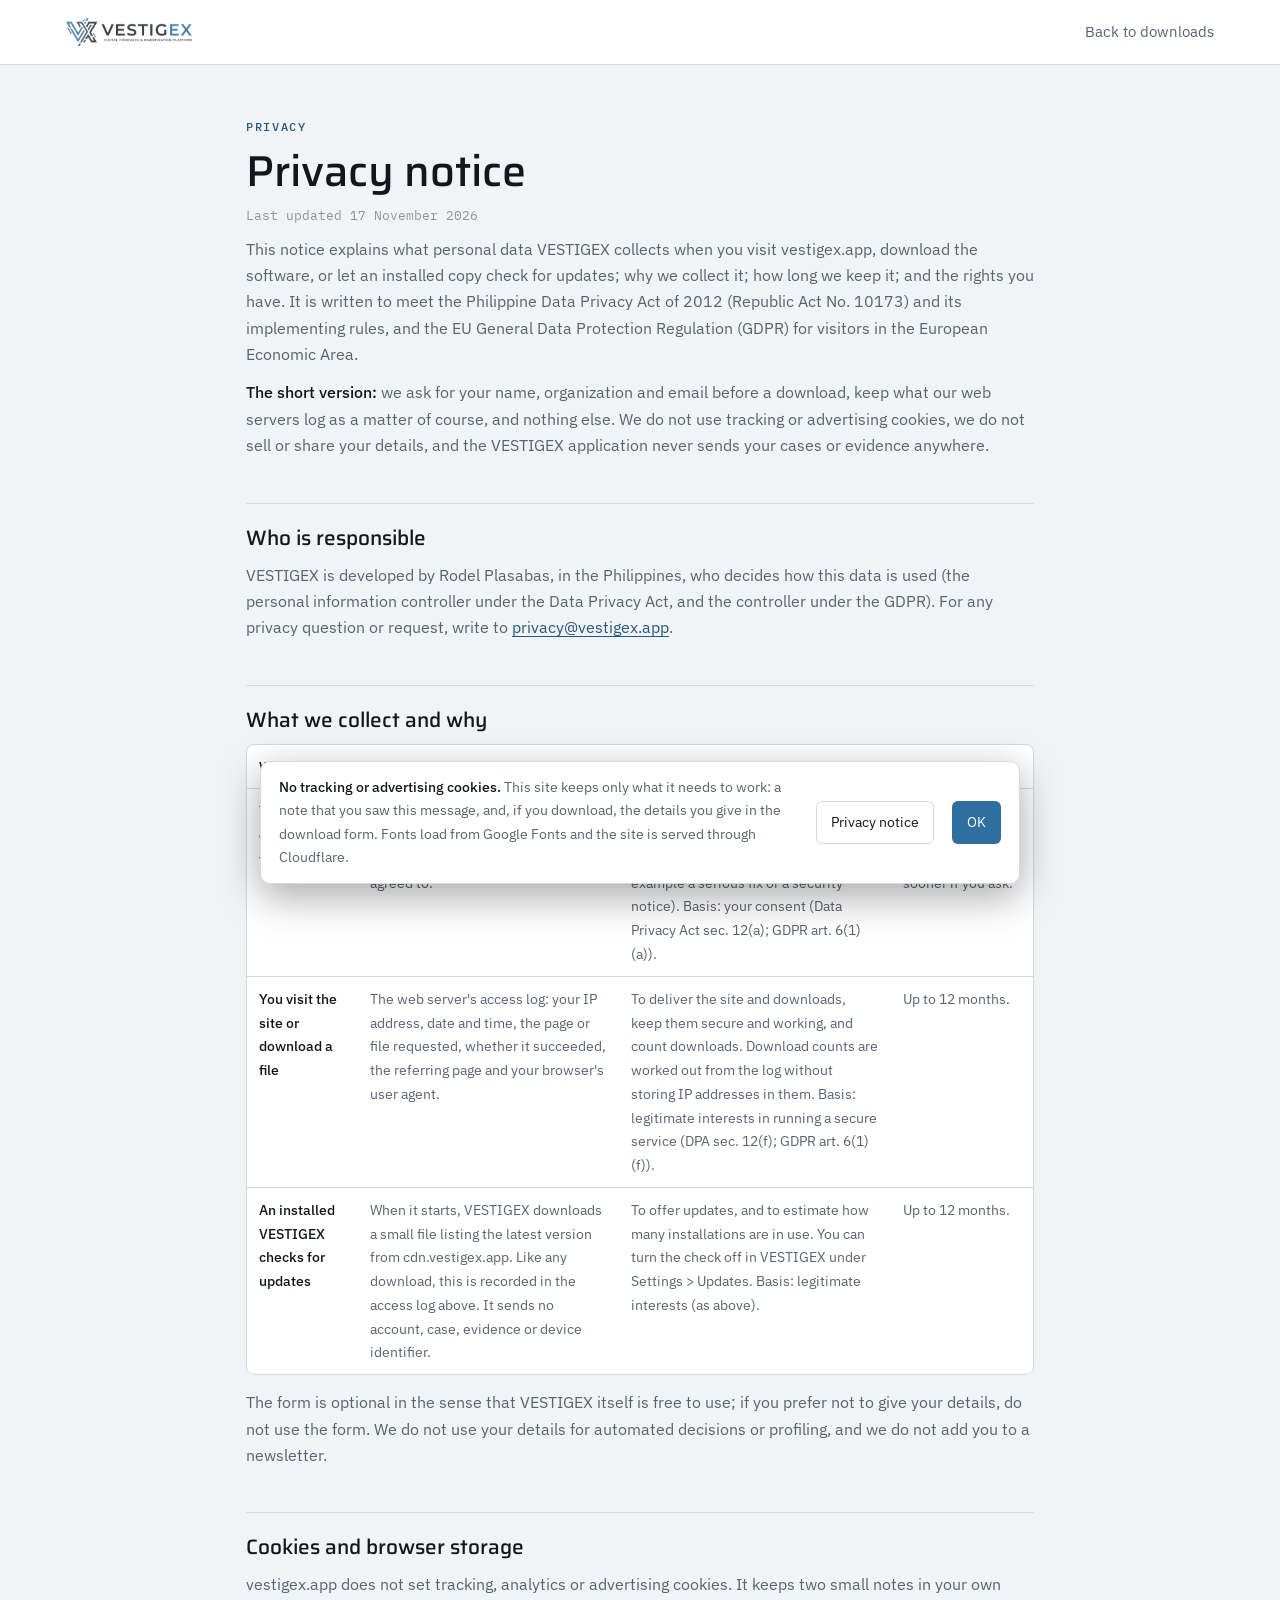
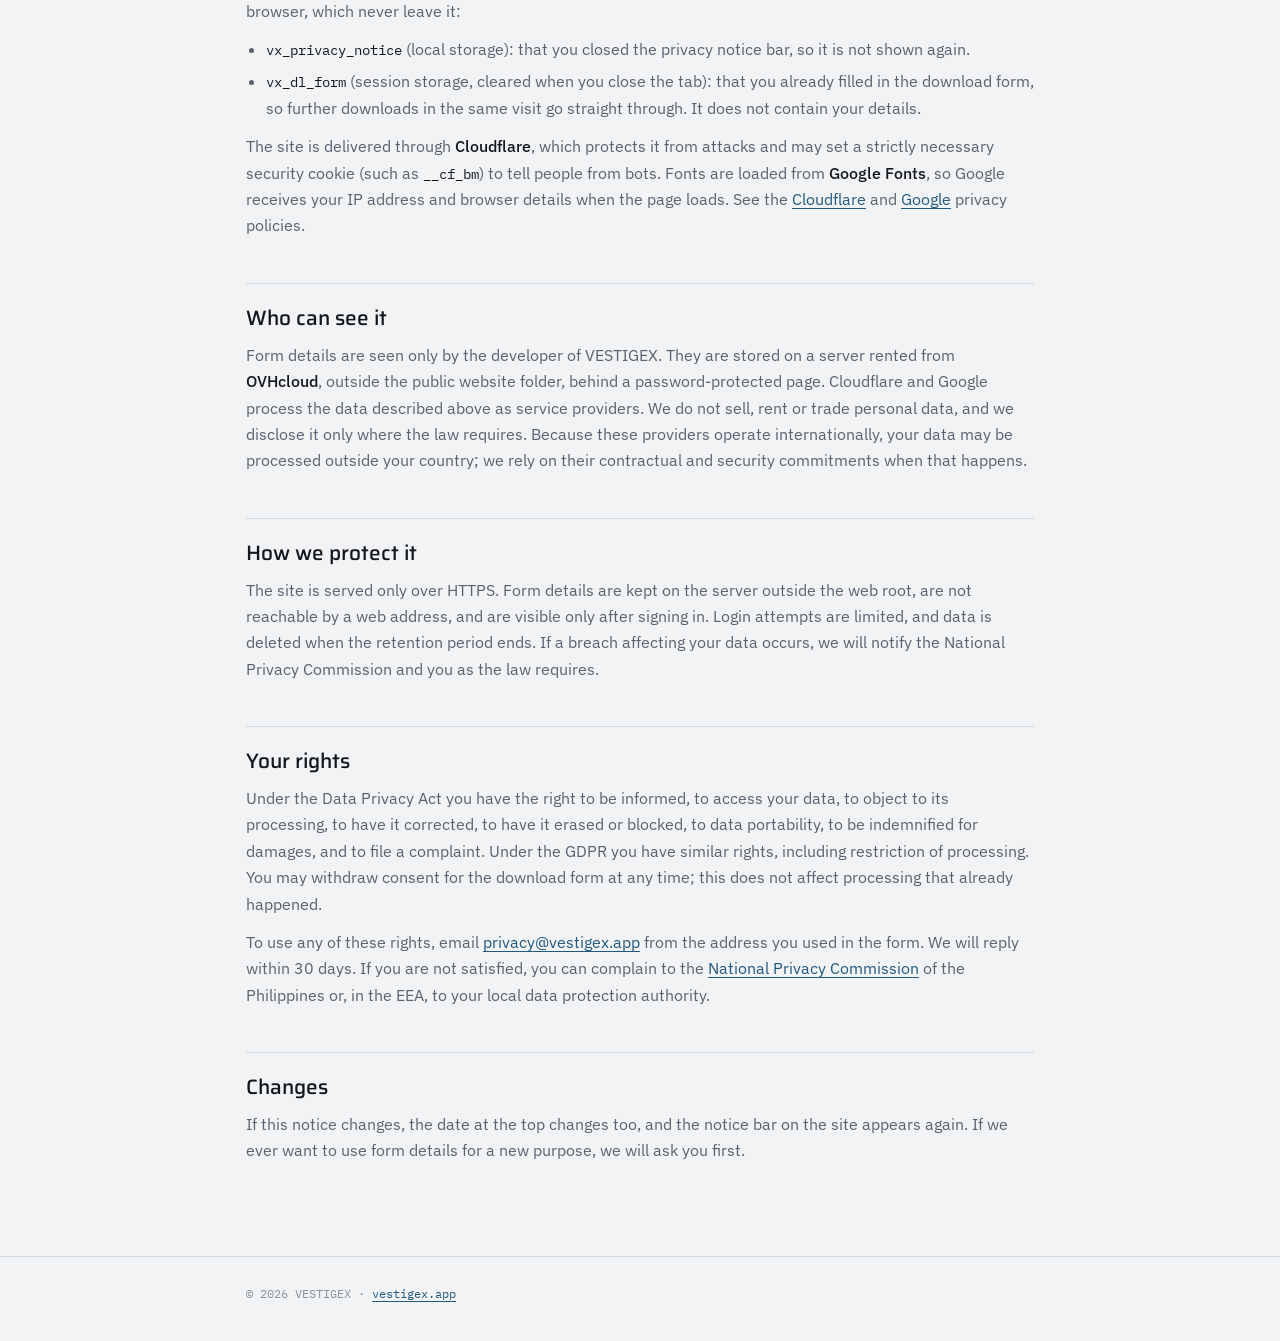
<file: privacy.html>
<!doctype html>
<html lang="en">
<head>
<meta charset="utf-8">
<meta name="viewport" content="width=device-width, initial-scale=1, viewport-fit=cover">
<title>Privacy notice – VESTIGEX</title>
<meta name="description" content="What VESTIGEX collects when you visit vestigex.app, download the software or let it check for updates, why, how long it is kept and how to exercise your rights.">
<link rel="canonical" href="https://vestigex.app/privacy.html">
<meta name="theme-color" content="#111317">
<link rel="icon" type="image/png" href="assets/vestigex-mark-dark.png">
<link rel="preconnect" href="https://fonts.googleapis.com">
<link rel="preconnect" href="https://fonts.gstatic.com" crossorigin>
<link rel="stylesheet" href="https://fonts.googleapis.com/css2?family=Saira:wght@400;500&family=IBM+Plex+Sans:wght@400;500;600&family=IBM+Plex+Mono:wght@400&display=swap">
<style>
:root {
  --bg: #111317; --surface: #171A1F; --line: #2A3039; --fg: #E4E7EB; --muted: #8E98A5;
  --accent: #4A90C2; --accent-hi: #6FAAD6; --accent-ink: #0B1A26; --steel: #5C6670; --sev-high: #E07A4F;
  --display: "Saira", "Segoe UI", system-ui, sans-serif;
  --body: "IBM Plex Sans", "Segoe UI", system-ui, sans-serif;
  --mono: "IBM Plex Mono", ui-monospace, "Cascadia Mono", Consolas, monospace;
  color-scheme: dark;
}
@media (prefers-color-scheme: light) {
  :root:not([data-theme="dark"]) {
    --bg: #F1F3F5; --surface: #FFFFFF; --line: #D3DAE1; --fg: #13171C; --muted: #59636F;
    --accent: #2F6F9F; --accent-hi: #24597F; --accent-ink: #FFFFFF; --steel: #8A949E; --sev-high: #C2541F;
    color-scheme: light;
  }
}
:root[data-theme="light"] {
  --bg: #F1F3F5; --surface: #FFFFFF; --line: #D3DAE1; --fg: #13171C; --muted: #59636F;
  --accent: #2F6F9F; --accent-hi: #24597F; --accent-ink: #FFFFFF; --steel: #8A949E; --sev-high: #C2541F;
  color-scheme: light;
}
* { box-sizing: border-box; }
body { margin: 0; background: var(--bg); color: var(--fg); font: 400 16px/1.65 var(--body); -webkit-font-smoothing: antialiased; }
img { display: block; max-width: 100%; }
a { color: var(--accent-hi); text-decoration-thickness: 1px; text-underline-offset: 3px; }
a:focus-visible, button:focus-visible { outline: 2px solid var(--accent); outline-offset: 3px; border-radius: 4px; }
.wrap { max-width: 820px; margin: 0 auto; padding-inline: 16px; }
.top { border-bottom: 1px solid var(--line); background: var(--surface); }
.top .wrap { display: flex; align-items: center; justify-content: space-between; height: 64px; gap: 16px; max-width: 1180px; }
.top img { height: 28px; width: auto; }
.on-light { display: none; }
@media (prefers-color-scheme: light) { :root:not([data-theme="dark"]) .on-light { display: block; } :root:not([data-theme="dark"]) .on-dark { display: none; } }
.back { color: var(--muted); text-decoration: none; font-size: .92rem; }
.back:hover { color: var(--fg); }
main { padding-block: 56px 80px; }
.eyebrow { font: 500 .74rem/1 var(--mono); letter-spacing: .14em; text-transform: uppercase; color: var(--accent-hi); }
h1, h2 { font-family: var(--display); font-weight: 500; line-height: 1.15; margin: 0; }
h1 { font-size: clamp(2rem, 4vw, 2.7rem); margin: 14px 0 10px; }
h2 { font-size: 1.3rem; margin: 44px 0 12px; padding-top: 22px; border-top: 1px solid var(--line); }
p, li { color: var(--muted); }
p { margin: 0 0 12px; }
b, strong { color: var(--fg); font-weight: 500; }
ul { margin: 0 0 12px; padding-left: 20px; display: grid; gap: 6px; }
.meta { font: 400 .82rem var(--mono); color: var(--steel); }
.scroll { overflow-x: auto; border: 1px solid var(--line); border-radius: 8px; background: var(--surface); margin: 6px 0 14px; }
table { border-collapse: collapse; width: 100%; font-size: .9rem; min-width: 560px; }
th, td { text-align: left; vertical-align: top; padding: 10px 12px; border-bottom: 1px solid var(--line); }
th { color: var(--fg); font-weight: 500; }
td { color: var(--muted); }
tr:last-child td { border-bottom: 0; }
code { font: 400 .86em var(--mono); color: var(--fg); }
.btn { display: inline-flex; align-items: center; gap: 10px; font: 500 .95rem/1 var(--body); padding: 12px 18px; border-radius: 6px; text-decoration: none; border: 1px solid transparent; cursor: pointer; }
.btn-primary { background: var(--accent); color: var(--accent-ink); }
.btn-primary:hover { background: var(--accent-hi); }
.btn-ghost { border-color: var(--line); color: var(--fg); background: transparent; }
.btn-ghost:hover { border-color: var(--steel); }
.btn-sm { padding: 9px 14px; font-size: .88rem; }
footer { border-top: 1px solid var(--line); padding-block: 28px 40px; font: 400 .78rem var(--mono); color: var(--steel); }
</style>
<link rel="stylesheet" href="assets/site-forms.css">
</head>
<body>
<header class="top">
  <div class="wrap">
    <a href="./" aria-label="VESTIGEX home">
      <img class="on-dark" src="assets/vestigex-logo-dark.png" alt="VESTIGEX" width="126" height="28">
      <img class="on-light" src="assets/vestigex-logo-light.png" alt="VESTIGEX" width="126" height="28">
    </a>
    <a class="back" href="./#download">Back to downloads</a>
  </div>
</header>

<main class="wrap">
  <div class="eyebrow">Privacy</div>
  <h1>Privacy notice</h1>
  <p class="meta">Last updated 17 November 2026</p>
  <p>This notice explains what personal data VESTIGEX collects when you visit vestigex.app, download the software, or let an installed copy check for updates; why we collect it; how long we keep it; and the rights you have. It is written to meet the Philippine Data Privacy Act of 2012 (Republic Act No. 10173) and its implementing rules, and the EU General Data Protection Regulation (GDPR) for visitors in the European Economic Area.</p>
  <p><b>The short version:</b> we ask for your name, organization and email before a download, keep what our web servers log as a matter of course, and nothing else. We do not use tracking or advertising cookies, we do not sell or share your details, and the VESTIGEX application never sends your cases or evidence anywhere.</p>

  <h2>Who is responsible</h2>
  <p>VESTIGEX is developed by Rodel Plasabas, in the Philippines, who decides how this data is used (the personal information controller under the Data Privacy Act, and the controller under the GDPR). For any privacy question or request, write to <a href="mailto:privacy@vestigex.app">privacy@vestigex.app</a>.</p>

  <h2>What we collect and why</h2>
  <div class="scroll"><table>
    <tr><th>When</th><th>What</th><th>Why, and on what basis</th><th>How long</th></tr>
    <tr><td><b>You fill in the download form</b></td><td>Name, organization, email address, the file you chose, the date and time, and which version of this notice you agreed to.</td><td>To know who uses VESTIGEX, to plan its development, and to contact you about the release you downloaded (for example a serious fix or a security notice). Basis: your consent (Data Privacy Act sec. 12(a); GDPR art. 6(1)(a)).</td><td>24 months, then deleted automatically, or sooner if you ask.</td></tr>
    <tr><td><b>You visit the site or download a file</b></td><td>The web server's access log: your IP address, date and time, the page or file requested, whether it succeeded, the referring page and your browser's user agent.</td><td>To deliver the site and downloads, keep them secure and working, and count downloads. Download counts are worked out from the log without storing IP addresses in them. Basis: legitimate interests in running a secure service (DPA sec. 12(f); GDPR art. 6(1)(f)).</td><td>Up to 12 months.</td></tr>
    <tr><td><b>An installed VESTIGEX checks for updates</b></td><td>When it starts, VESTIGEX downloads a small file listing the latest version from cdn.vestigex.app. Like any download, this is recorded in the access log above. It sends no account, case, evidence or device identifier.</td><td>To offer updates, and to estimate how many installations are in use. You can turn the check off in VESTIGEX under Settings &gt; Updates. Basis: legitimate interests (as above).</td><td>Up to 12 months.</td></tr>
  </table></div>
  <p>The form is optional in the sense that VESTIGEX itself is free to use; if you prefer not to give your details, do not use the form. We do not use your details for automated decisions or profiling, and we do not add you to a newsletter.</p>

  <h2>Cookies and browser storage</h2>
  <p>vestigex.app does not set tracking, analytics or advertising cookies. It keeps two small notes in your own browser, which never leave it:</p>
  <ul>
    <li><code>vx_privacy_notice</code> (local storage): that you closed the privacy notice bar, so it is not shown again.</li>
    <li><code>vx_dl_form</code> (session storage, cleared when you close the tab): that you already filled in the download form, so further downloads in the same visit go straight through. It does not contain your details.</li>
  </ul>
  <p>The site is delivered through <b>Cloudflare</b>, which protects it from attacks and may set a strictly necessary security cookie (such as <code>__cf_bm</code>) to tell people from bots. Fonts are loaded from <b>Google Fonts</b>, so Google receives your IP address and browser details when the page loads. See the <a href="https://www.cloudflare.com/privacypolicy/" rel="noopener">Cloudflare</a> and <a href="https://policies.google.com/privacy" rel="noopener">Google</a> privacy policies.</p>

  <h2>Who can see it</h2>
  <p>Form details are seen only by the developer of VESTIGEX. They are stored on a server rented from <b>OVHcloud</b>, outside the public website folder, behind a password-protected page. Cloudflare and Google process the data described above as service providers. We do not sell, rent or trade personal data, and we disclose it only where the law requires. Because these providers operate internationally, your data may be processed outside your country; we rely on their contractual and security commitments when that happens.</p>

  <h2>How we protect it</h2>
  <p>The site is served only over HTTPS. Form details are kept on the server outside the web root, are not reachable by a web address, and are visible only after signing in. Login attempts are limited, and data is deleted when the retention period ends. If a breach affecting your data occurs, we will notify the National Privacy Commission and you as the law requires.</p>

  <h2>Your rights</h2>
  <p>Under the Data Privacy Act you have the right to be informed, to access your data, to object to its processing, to have it corrected, to have it erased or blocked, to data portability, to be indemnified for damages, and to file a complaint. Under the GDPR you have similar rights, including restriction of processing. You may withdraw consent for the download form at any time; this does not affect processing that already happened.</p>
  <p>To use any of these rights, email <a href="mailto:privacy@vestigex.app">privacy@vestigex.app</a> from the address you used in the form. We will reply within 30 days. If you are not satisfied, you can complain to the <a href="https://privacy.gov.ph" rel="noopener">National Privacy Commission</a> of the Philippines or, in the EEA, to your local data protection authority.</p>

  <h2>Changes</h2>
  <p>If this notice changes, the date at the top changes too, and the notice bar on the site appears again. If we ever want to use form details for a new purpose, we will ask you first.</p>
</main>

<footer>
  <div class="wrap">© <span id="yr">2026</span> VESTIGEX · <a href="./">vestigex.app</a></div>
</footer>
<script>document.getElementById('yr').textContent = new Date().getFullYear();</script>
<script src="assets/site-forms.js" defer></script>
</body>
</html>
</file>
<file: assets/site-forms.css>
/* Download form dialog and the privacy notice bar. Uses the page's colour tokens. */
.vx-dlg { width: min(480px, calc(100vw - 32px)); max-height: calc(100vh - 32px); overflow: auto; padding: 0; border: 1px solid var(--line); border-radius: 12px; background: var(--surface); color: var(--fg); box-shadow: 0 24px 60px rgba(0,0,0,.45); }
.vx-dlg::backdrop { background: rgba(8,10,13,.68); }
.vx-dlg form { display: grid; gap: 14px; padding: 26px; }
.vx-dlg h2 { font-size: 1.35rem; }
.vx-dlg .vx-file { font: 400 .8rem var(--mono); color: var(--accent-hi); overflow-wrap: anywhere; }
.vx-dlg p { color: var(--muted); font-size: .9rem; }
.vx-field { display: grid; gap: 5px; }
.vx-field label { font-size: .85rem; color: var(--fg); font-weight: 500; }
.vx-field input { font: inherit; font-size: .95rem; color: var(--fg); background: var(--bg); border: 1px solid var(--line); border-radius: 6px; padding: 9px 11px; width: 100%; }
.vx-field input:focus { outline: 2px solid var(--accent); outline-offset: 0; border-color: var(--accent); }
.vx-field input[aria-invalid="true"] { border-color: var(--sev-high); }
.vx-err { color: var(--sev-high); font-size: .8rem; min-height: 0; }
.vx-err:empty { display: none; }
.vx-check { display: grid; grid-template-columns: auto minmax(0, 1fr); gap: 10px; align-items: start; font-size: .86rem; color: var(--muted); }
.vx-check input { margin-top: 3px; width: 16px; height: 16px; accent-color: var(--accent); }
.vx-hp { position: absolute; left: -9999px; width: 1px; height: 1px; overflow: hidden; }
.vx-actions { display: flex; gap: 10px; flex-wrap: wrap; justify-content: flex-end; align-items: center; margin-top: 4px; }
.vx-actions .btn { cursor: pointer; font: inherit; }
.vx-status { font-size: .86rem; color: var(--sev-high); }
.vx-status:empty { display: none; }
.vx-status a { color: var(--accent-hi); }

.vx-notice { position: fixed; z-index: 60; left: 16px; right: 16px; bottom: 16px; max-width: 760px; margin: 0 auto; display: flex; gap: 14px 18px; align-items: center; flex-wrap: wrap; padding: 14px 18px; background: var(--surface); color: var(--fg); border: 1px solid var(--line); border-radius: 10px; box-shadow: 0 12px 40px rgba(0,0,0,.35); font-size: .88rem; }
.vx-notice p { flex: 1 1 320px; color: var(--muted); margin: 0; }
.vx-notice p b { color: var(--fg); font-weight: 500; }
.vx-notice .btn { cursor: pointer; font: inherit; font-size: .88rem; }
</file>
